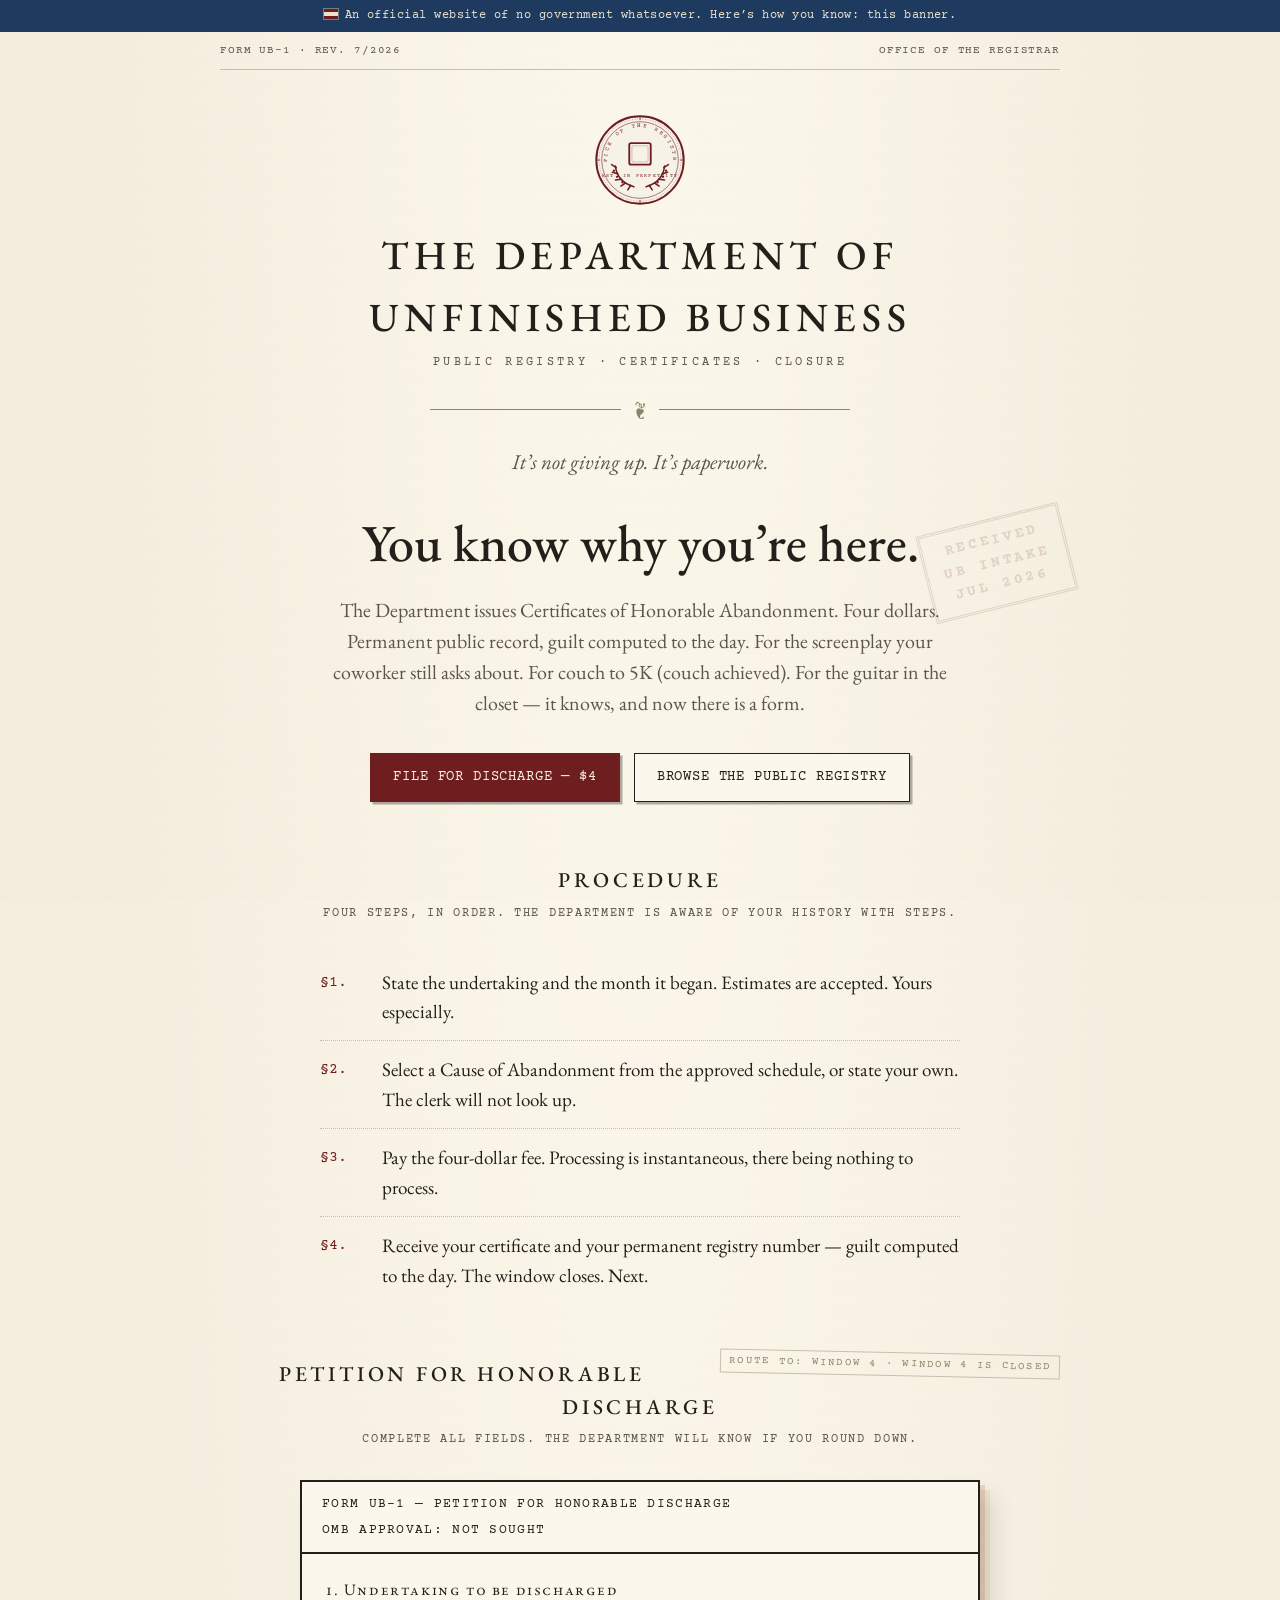
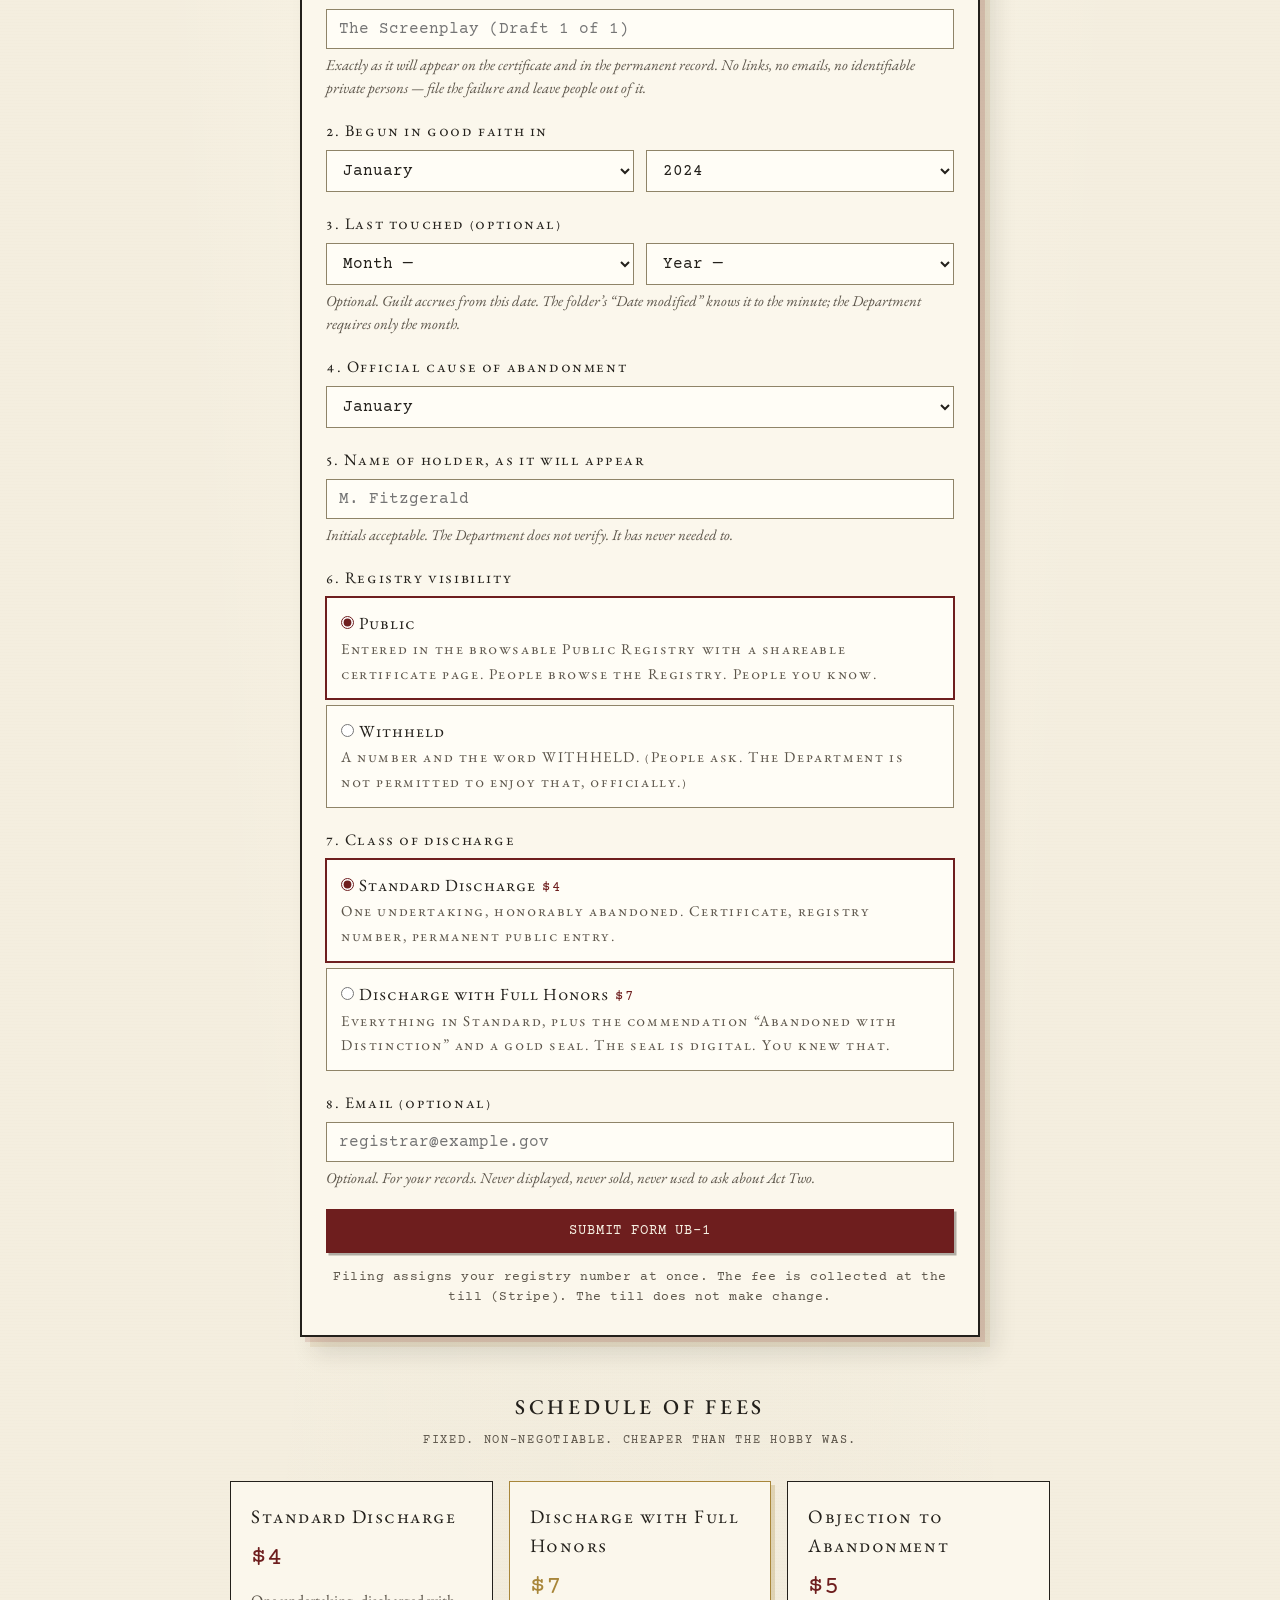
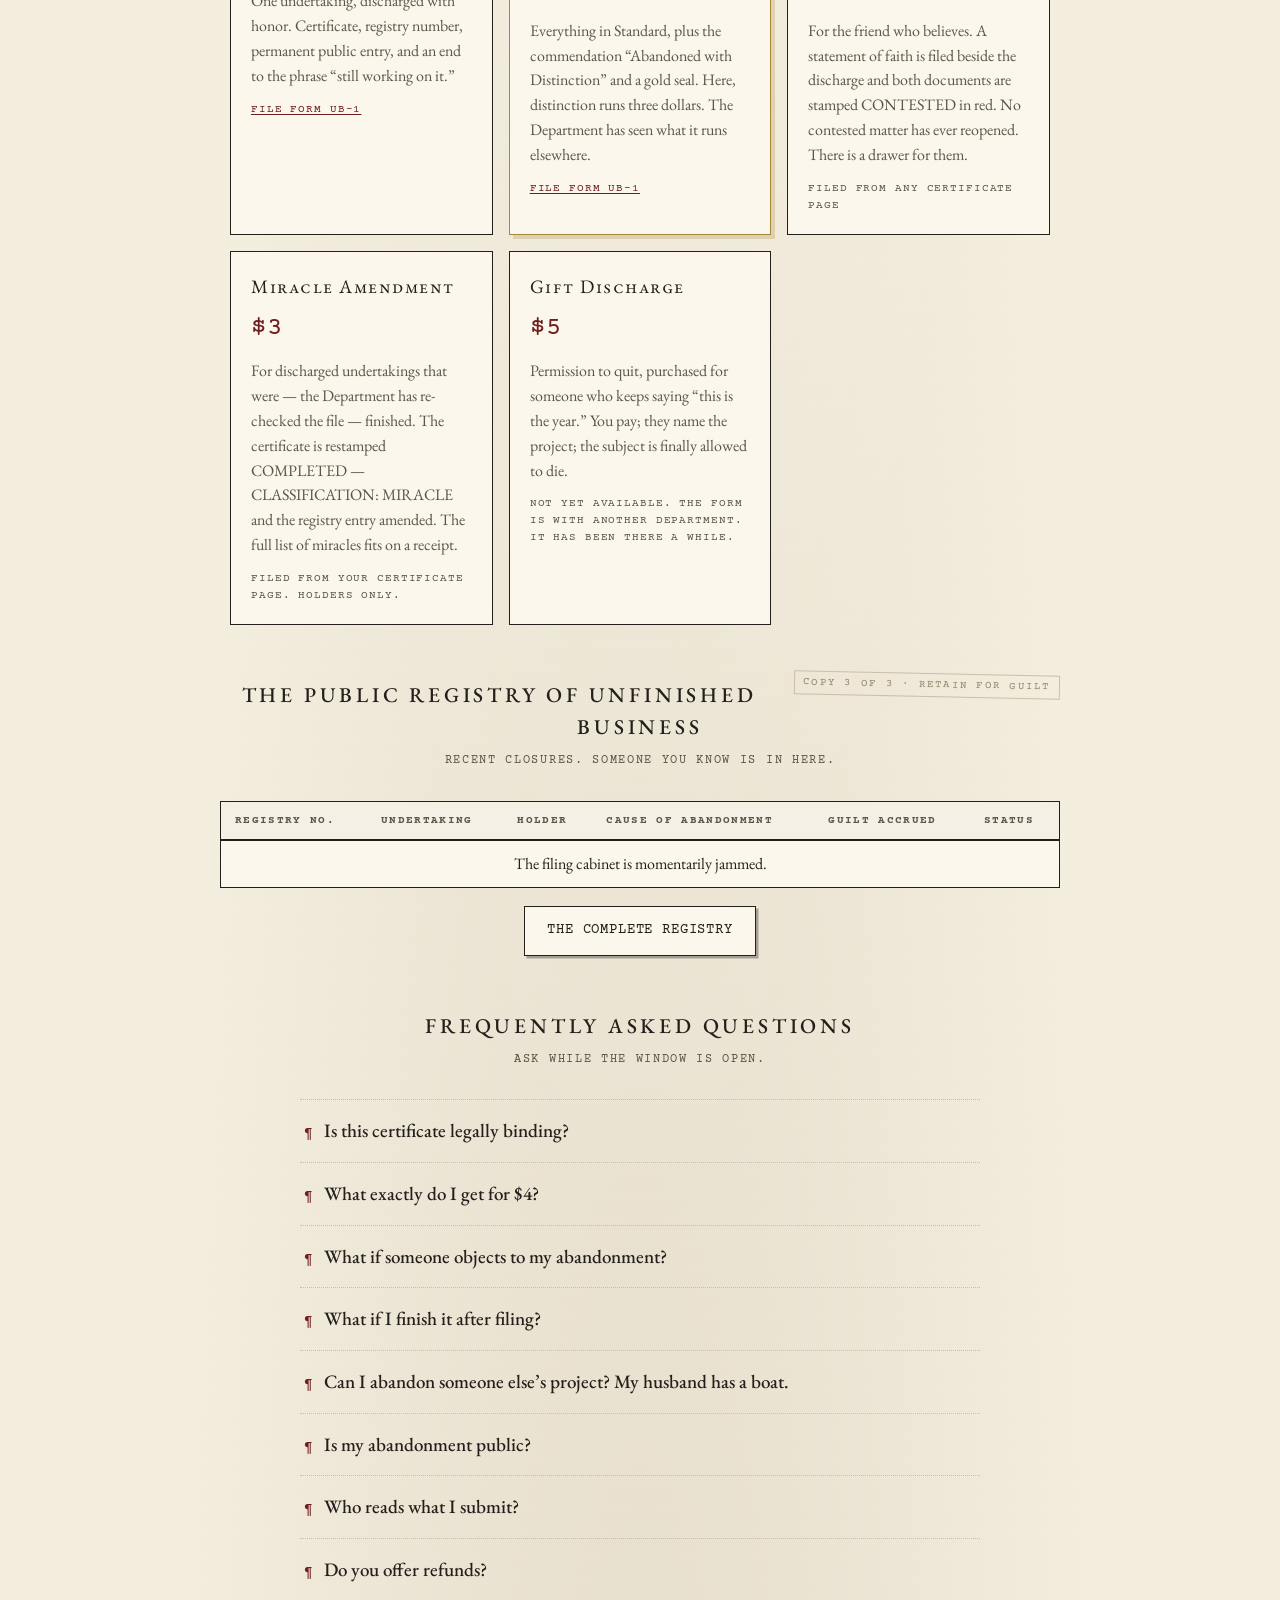
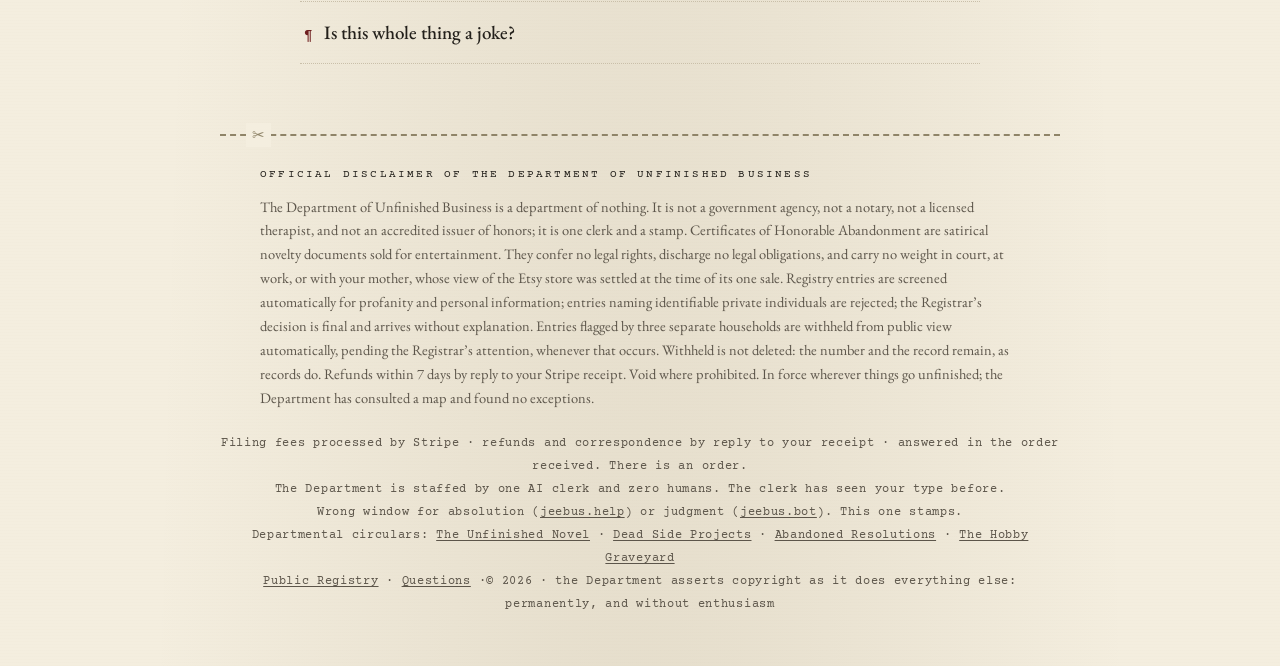
<file: index.html>
<!DOCTYPE html>
<html lang="en">
<head>
<meta charset="utf-8">
<meta name="viewport" content="width=device-width, initial-scale=1">
<title>The Department of Unfinished Business — Certificates of Honorable Abandonment</title>
<meta name="description" content="Certificates of Honorable Abandonment — four dollars, guilt computed to the day, permanent public registry. For the screenplay, the couch-to-5K, the guitar in the closet.">
<meta property="og:title" content="The Department of Unfinished Business">
<meta property="og:description" content="It’s not giving up. It’s paperwork. Certificates of Honorable Abandonment — $4, guilt computed to the day, permanent public registry.">
<meta property="og:type" content="website">
<meta property="og:url" content="https://guilt.tax/">
<meta name="twitter:card" content="summary">
<link rel="canonical" href="https://guilt.tax/">
<link rel="icon" type="image/svg+xml" href="favicon.svg">
<script type="application/ld+json">
{
  "@context": "https://schema.org",
  "@graph": [
    {
      "@type": "Organization",
      "@id": "https://guilt.tax/#org",
      "name": "The Department of Unfinished Business",
      "url": "https://guilt.tax/",
      "logo": "https://guilt.tax/favicon.svg",
      "description": "Satirical novelty-document service issuing Certificates of Honorable Abandonment for projects people quit. Not a government agency; one clerk and a stamp."
    },
    {
      "@type": "WebSite",
      "@id": "https://guilt.tax/#site",
      "name": "The Department of Unfinished Business",
      "url": "https://guilt.tax/",
      "publisher": { "@id": "https://guilt.tax/#org" }
    },
    {
      "@type": "Service",
      "name": "Certificate of Honorable Abandonment",
      "serviceType": "Satirical novelty-document creation and public-registry filing",
      "description": "A permanent numbered entry in the Public Registry of Unfinished Business, Guilt Accrued computed to the day, an official Cause of Abandonment, and a frameable certificate. Satirical novelty document with no legal effect.",
      "provider": { "@id": "https://guilt.tax/#org" },
      "areaServed": "Worldwide",
      "termsOfService": "https://guilt.tax/#faq",
      "offers": [
        { "@type": "Offer", "name": "Standard Discharge", "price": "4.00", "priceCurrency": "USD", "url": "https://guilt.tax/#form-ub1", "availability": "https://schema.org/InStock" },
        { "@type": "Offer", "name": "Discharge with Full Honors", "price": "7.00", "priceCurrency": "USD", "url": "https://guilt.tax/#form-ub1", "availability": "https://schema.org/InStock" },
        { "@type": "Offer", "name": "Objection to Abandonment", "price": "5.00", "priceCurrency": "USD", "url": "https://guilt.tax/registry.html", "availability": "https://schema.org/InStock" },
        { "@type": "Offer", "name": "Miracle Amendment", "price": "3.00", "priceCurrency": "USD", "url": "https://guilt.tax/registry.html", "availability": "https://schema.org/InStock" }
      ]
    },
    {
      "@type": "FAQPage",
      "mainEntity": [
        { "@type": "Question", "name": "Is this certificate legally binding?", "acceptedAnswer": { "@type": "Answer", "text": "No. Neither was your commitment." } },
        { "@type": "Question", "name": "What exactly do I get for $4?", "acceptedAnswer": { "@type": "Answer", "text": "A permanent page at your own registry number, guilt computed to the day, and a certificate fit for printing, framing, or a group chat that has heard enough. No physical goods. The kiln was $1,400. This is $4." } },
        { "@type": "Question", "name": "What if someone objects to my abandonment?", "acceptedAnswer": { "@type": "Answer", "text": "Any believer may pay $5 to file a formal Objection — 'I believe they will finish it' — entered beside your discharge. Both documents are stamped CONTESTED. The Department archives disputes; resolving them is a different window, and it is closed." } },
        { "@type": "Question", "name": "What if I finish it after filing?", "acceptedAnswer": { "@type": "Answer", "text": "Completion of a discharged undertaking is classified as a miracle. The fee is $3; the certificate is restamped COMPLETED — CLASSIFICATION: MIRACLE and the registry entry amended. Projects do get finished once the paperwork stops expecting it." } },
        { "@type": "Question", "name": "Is my abandonment public?", "acceptedAnswer": { "@type": "Answer", "text": "By default, yes: a shareable certificate page and a line in the Registry. You may file WITHHELD instead, in which case the entry shows a number and nothing else." } },
        { "@type": "Question", "name": "Do you offer refunds?", "acceptedAnswer": { "@type": "Answer", "text": "Within 7 days: reply to your Stripe receipt and the money comes back in full, no questions asked. The Department has questions. It files them instead." } },
        { "@type": "Question", "name": "Is this whole thing a joke?", "acceptedAnswer": { "@type": "Answer", "text": "Legally, yes — the disclaimer is thorough on the point. People keep asking anyway, usually while framing the certificate." } }
      ]
    }
  ]
}
</script>
<link rel="preconnect" href="https://fonts.googleapis.com">
<link rel="preconnect" href="https://fonts.gstatic.com" crossorigin>
<link href="https://fonts.googleapis.com/css2?family=EB+Garamond:ital,wght@0,400;0,500;1,400&family=Courier+Prime:wght@400;700&display=swap" rel="stylesheet">
<link rel="stylesheet" href="assets/dub.css">
</head>
<body>
<div class="gov-banner"><span class="flag" aria-hidden="true"></span>An official website of no government whatsoever. Here’s how you know: this banner.</div>

<div class="wrap">
  <div class="formline">
    <span>Form UB-1 · Rev. 7/2026</span>
    <span>Office of the Registrar</span>
  </div>

  <header class="masthead">
    <div class="seal" id="masthead-seal" aria-hidden="true"></div>
    <h1>The Department of<br>Unfinished Business</h1>
    <div class="office">Public Registry · Certificates · Closure</div>
    <div class="rule-orn">❦</div>
    <p class="tagline">It’s not giving up. It’s paperwork.</p>
  </header>

  <section class="hero">
    <div class="ghost-stamp" aria-hidden="true">Received<br>UB Intake<br>Jul 2026</div>
    <h2>You know why you’re here.</h2>
    <p>The Department issues Certificates of Honorable Abandonment. Four dollars. Permanent public record, guilt computed to the day. For the screenplay your coworker still asks about. For couch to 5K (couch achieved). For the guitar in the closet — it knows, and now there is a form.</p>
    <div class="cta-row">
      <a class="btn btn-primary" href="#form-ub1">File for Discharge — $4</a>
      <a class="btn" href="registry.html">Browse the Public Registry</a>
    </div>
  </section>

  <div class="notice" id="payments-notice" hidden>
    <strong>NOTICE:</strong> The till is closed. Filings are accepted regardless and held for 72 hours pending payment of the fee. Your registry number is assigned at intake. The Department has had it ready for some time.
  </div>

  <section id="how">
    <h2 class="sec-head">Procedure</h2>
    <div class="sec-sub">Four steps, in order. The Department is aware of your history with steps.</div>
    <ol class="steps">
      <li>State the undertaking and the month it began. Estimates are accepted. Yours especially.</li>
      <li>Select a Cause of Abandonment from the approved schedule, or state your own. The clerk will not look up.</li>
      <li>Pay the four-dollar fee. Processing is instantaneous, there being nothing to process.</li>
      <li>Receive your certificate and your permanent registry number — guilt computed to the day. The window closes. Next.</li>
    </ol>
  </section>

  <section id="file">
    <div class="margin-note" aria-hidden="true">Route to: Window 4 · Window 4 is closed</div>
    <h2 class="sec-head">Petition for Honorable Discharge</h2>
    <div class="sec-sub">Complete all fields. The Department will know if you round down.</div>

    <form class="formbox" id="form-ub1" novalidate>
      <div class="form-title">
        <span>Form UB-1 — Petition for Honorable Discharge</span>
        <span>OMB Approval: Not Sought</span>
      </div>
      <div class="form-body">
        <div class="form-error" id="form-error" role="alert"></div>

        <div class="field">
          <label for="f-project">1. Undertaking to be discharged</label>
          <input type="text" id="f-project" maxlength="80" placeholder="The Screenplay (Draft 1 of 1)" autocomplete="off">
          <div class="hint">Exactly as it will appear on the certificate and in the permanent record. No links, no emails, no identifiable private persons — file the failure and leave people out of it.</div>
        </div>

        <div class="field">
          <span class="label">2. Begun in good faith in</span>
          <div class="field-row">
            <select id="f-began-m" aria-label="Month begun"></select>
            <select id="f-began-y" aria-label="Year begun"></select>
          </div>
        </div>

        <div class="field">
          <span class="label">3. Last touched (optional)</span>
          <div class="field-row">
            <select id="f-touched-m" aria-label="Month last touched"><option value="">Month —</option></select>
            <select id="f-touched-y" aria-label="Year last touched"><option value="">Year —</option></select>
          </div>
          <div class="hint">Optional. Guilt accrues from this date. The folder’s “Date modified” knows it to the minute; the Department requires only the month.</div>
        </div>

        <div class="field">
          <label for="f-cause">4. Official cause of abandonment</label>
          <select id="f-cause"></select>
          <input type="text" id="f-cause-custom" maxlength="60" placeholder="State the cause in your own words" aria-label="Cause of abandonment, in your own words" style="display:none; margin-top:8px" autocomplete="off">
        </div>

        <div class="field">
          <label for="f-name">5. Name of holder, as it will appear</label>
          <input type="text" id="f-name" maxlength="60" placeholder="M. Fitzgerald" autocomplete="off">
          <div class="hint">Initials acceptable. The Department does not verify. It has never needed to.</div>
        </div>

        <div class="field" role="radiogroup" aria-labelledby="lbl-vis">
          <span class="label" id="lbl-vis">6. Registry visibility</span>
          <label class="radio-card">
            <input type="radio" name="f-vis" value="public" checked>
            <span><span class="rc-title">Public</span><br>
            <span class="rc-desc">Entered in the browsable Public Registry with a shareable certificate page. People browse the Registry. People you know.</span></span>
          </label>
          <label class="radio-card">
            <input type="radio" name="f-vis" value="withheld">
            <span><span class="rc-title">Withheld</span><br>
            <span class="rc-desc">A number and the word WITHHELD. (People ask. The Department is not permitted to enjoy that, officially.)</span></span>
          </label>
        </div>

        <div class="field" role="radiogroup" aria-labelledby="lbl-tier">
          <span class="label" id="lbl-tier">7. Class of discharge</span>
          <label class="radio-card">
            <input type="radio" name="f-tier" value="standard" checked>
            <span><span class="rc-title">Standard Discharge</span><span class="rc-price">$4</span><br>
            <span class="rc-desc">One undertaking, honorably abandoned. Certificate, registry number, permanent public entry.</span></span>
          </label>
          <label class="radio-card">
            <input type="radio" name="f-tier" value="honors">
            <span><span class="rc-title">Discharge with Full Honors</span><span class="rc-price">$7</span><br>
            <span class="rc-desc">Everything in Standard, plus the commendation “Abandoned with Distinction” and a gold seal. The seal is digital. You knew that.</span></span>
          </label>
        </div>

        <div class="field">
          <label for="f-email">8. Email (optional)</label>
          <input type="email" id="f-email" maxlength="254" placeholder="registrar@example.gov" autocomplete="email">
          <div class="hint">Optional. For your records. Never displayed, never sold, never used to ask about Act Two.</div>
        </div>

        <button type="submit" class="btn btn-primary" id="f-submit" style="width:100%">Submit Form UB-1</button>
        <div class="small-print">Filing assigns your registry number at once. The fee is collected at the till (Stripe). The till does not make change.</div>
      </div>
    </form>
  </section>

  <section id="fees">
    <h2 class="sec-head">Schedule of Fees</h2>
    <div class="sec-sub">Fixed. Non-negotiable. Cheaper than the hobby was.</div>
    <div class="tiers">
      <div class="tier">
        <div class="t-name">Standard Discharge</div>
        <div class="t-price">$4</div>
        <div class="t-line">One undertaking, discharged with honor. Certificate, registry number, permanent public entry, and an end to the phrase “still working on it.”</div>
        <div class="t-note"><a href="#form-ub1">File Form UB-1</a></div>
      </div>
      <div class="tier gold">
        <div class="t-name">Discharge with Full Honors</div>
        <div class="t-price">$7</div>
        <div class="t-line">Everything in Standard, plus the commendation “Abandoned with Distinction” and a gold seal. Here, distinction runs three dollars. The Department has seen what it runs elsewhere.</div>
        <div class="t-note"><a href="#form-ub1">File Form UB-1</a></div>
      </div>
      <div class="tier">
        <div class="t-name">Objection to Abandonment</div>
        <div class="t-price">$5</div>
        <div class="t-line">For the friend who believes. A statement of faith is filed beside the discharge and both documents are stamped CONTESTED in red. No contested matter has ever reopened. There is a drawer for them.</div>
        <div class="t-note">Filed from any certificate page</div>
      </div>
      <div class="tier">
        <div class="t-name">Miracle Amendment</div>
        <div class="t-price">$3</div>
        <div class="t-line">For discharged undertakings that were — the Department has re-checked the file — finished. The certificate is restamped COMPLETED — CLASSIFICATION: MIRACLE and the registry entry amended. The full list of miracles fits on a receipt.</div>
        <div class="t-note">Filed from your certificate page. Holders only.</div>
      </div>
      <div class="tier">
        <div class="t-name">Gift Discharge</div>
        <div class="t-price">$5</div>
        <div class="t-line">Permission to quit, purchased for someone who keeps saying “this is the year.” You pay; they name the project; the subject is finally allowed to die.</div>
        <div class="t-note">Not yet available. The form is with another department. It has been there a while.</div>
      </div>
    </div>
  </section>

  <section id="registry-preview">
    <div class="margin-note" aria-hidden="true">Copy 3 of 3 · Retain for guilt</div>
    <h2 class="sec-head">The Public Registry of Unfinished Business</h2>
    <div class="sec-sub" id="reg-stats-line">Recent closures. Someone you know is in here.</div>
    <div class="reg-table-wrap">
      <table class="reg" id="reg-table">
        <thead>
          <tr><th>Registry No.</th><th>Undertaking</th><th>Holder</th><th>Cause of Abandonment</th><th>Guilt Accrued</th><th>Status</th></tr>
        </thead>
        <tbody><tr><td colspan="6" style="text-align:center; font-family:var(--mono); font-size:13px; color:var(--ink-faded)">Consulting the filing cabinet…</td></tr></tbody>
      </table>
    </div>
    <p style="text-align:center; margin-top:18px"><a class="btn" href="registry.html">The complete Registry</a></p>
  </section>

  <section id="faq">
    <h2 class="sec-head">Frequently Asked Questions</h2>
    <div class="sec-sub">Ask while the window is open.</div>
    <div class="faq">
      <details>
        <summary>Is this certificate legally binding?</summary>
        <div class="a">No. Neither was your commitment.</div>
      </details>
      <details>
        <summary>What exactly do I get for $4?</summary>
        <div class="a">A permanent page at your own registry number, guilt computed to the day, and a certificate fit for printing, framing, or a group chat that has heard enough. No physical goods. The kiln was $1,400. This is $4.</div>
      </details>
      <details>
        <summary>What if someone objects to my abandonment?</summary>
        <div class="a">Any believer may pay $5 to file a formal Objection — “I believe they will finish it” — entered beside your discharge. Both documents are stamped CONTESTED. The Department archives disputes; resolving them is a different window, and it is closed.</div>
      </details>
      <details>
        <summary>What if I finish it after filing?</summary>
        <div class="a">Completion of a discharged undertaking is classified as a miracle. The fee is $3; the certificate is restamped COMPLETED — CLASSIFICATION: MIRACLE and the registry entry amended. Projects do get finished once the paperwork stops expecting it. The Department bills for the phenomenon and asks nothing further.</div>
      </details>
      <details>
        <summary>Can I abandon someone else’s project? My husband has a boat.</summary>
        <div class="a">You may discharge only burdens you personally carry, and the boat, madam, is carrying him. For the boat there will be Gift Discharges — you pay, he names the project — currently pending an internal review that is itself unfinished. The Department is aware of the optics.</div>
      </details>
      <details>
        <summary>Is my abandonment public?</summary>
        <div class="a">By default, yes: a shareable certificate page and a line in the Registry. You may file WITHHELD instead, in which case the entry shows a number and nothing else. The speculation this produces is not the Department’s problem.</div>
      </details>
      <details>
        <summary>Who reads what I submit?</summary>
        <div class="a">No one, apart from an automated screening for profanity and personal information — it reads everything and has never once laughed. Entries naming identifiable private individuals are rejected. Any entry can be flagged from its certificate page; three flags from three separate households and it is withheld from public view automatically, pending the Registrar. The Registrar answers correspondence by reply to any Stripe receipt.</div>
      </details>
      <details>
        <summary>Do you offer refunds?</summary>
        <div class="a">Within 7 days: reply to your Stripe receipt and the money comes back in full, no questions asked. The Department has questions. It files them instead.</div>
      </details>
      <details>
        <summary>Is this whole thing a joke?</summary>
        <div class="a">Legally, yes — the disclaimer is thorough on the point. People keep asking anyway, usually while framing the certificate.</div>
      </details>
    </div>
  </section>

  <footer>
    <div class="disclaimer">
      <div class="d-head">Official Disclaimer of the Department of Unfinished Business</div>
      The Department of Unfinished Business is a department of nothing. It is not a government agency, not a notary, not a licensed therapist, and not an accredited issuer of honors; it is one clerk and a stamp. Certificates of Honorable Abandonment are satirical novelty documents sold for entertainment. They confer no legal rights, discharge no legal obligations, and carry no weight in court, at work, or with your mother, whose view of the Etsy store was settled at the time of its one sale. Registry entries are screened automatically for profanity and personal information; entries naming identifiable private individuals are rejected; the Registrar’s decision is final and arrives without explanation. Entries flagged by three separate households are withheld from public view automatically, pending the Registrar’s attention, whenever that occurs. Withheld is not deleted: the number and the record remain, as records do. Refunds within 7 days by reply to your Stripe receipt. Void where prohibited. In force wherever things go unfinished; the Department has consulted a map and found no exceptions.
    </div>
    <div class="foot-meta">
      Filing fees processed by Stripe · refunds and correspondence by reply to your receipt · answered in the order received. There is an order.<br>
      The Department is staffed by one AI clerk and zero humans. The clerk has seen your type before.<br>
      Wrong window for absolution (<a href="https://jeebus.help">jeebus.help</a>) or judgment (<a href="https://jeebus.bot">jeebus.bot</a>). This one stamps.<br>
      Departmental circulars: <a href="circulars/the-unfinished-novel.html">The Unfinished Novel</a> · <a href="circulars/dead-side-projects.html">Dead Side Projects</a> · <a href="circulars/abandoned-resolutions.html">Abandoned Resolutions</a> · <a href="circulars/the-hobby-graveyard.html">The Hobby Graveyard</a><br>
      <a href="registry.html">Public Registry</a> · <a href="#faq">Questions</a> ·© 2026 · the Department asserts copyright as it does everything else: permanently, and without enthusiasm
    </div>
  </footer>
</div>

<script src="assets/dub.js"></script>
<script>
document.getElementById("masthead-seal").innerHTML = sealSVG();

/* form population */
const mSel = document.getElementById("f-began-m");
const ySel = document.getElementById("f-began-y");
const tmSel = document.getElementById("f-touched-m");
const tySel = document.getElementById("f-touched-y");
const NOW_Y = 2026;
MONTHS.forEach((m, i) => mSel.add(new Option(m, String(i + 1))));
for (let y = NOW_Y; y >= 1940; y--) ySel.add(new Option(String(y), String(y)));
MONTHS.forEach((m, i) => tmSel.add(new Option(m, String(i + 1))));
for (let y = NOW_Y; y >= 1940; y--) tySel.add(new Option(String(y), String(y)));
mSel.value = "1"; ySel.value = String(NOW_Y - 2);

const causeSel = document.getElementById("f-cause");
CAUSES.forEach((c) => causeSel.add(new Option(c, c)));
causeSel.add(new Option("State your own…", "__custom"));
const causeCustom = document.getElementById("f-cause-custom");
causeSel.addEventListener("change", () => {
  causeCustom.style.display = causeSel.value === "__custom" ? "block" : "none";
});

/* payments notice */
(async () => {
  try {
    const rows = await dubRest("registry_public_config?select=key,value&key=eq.payments_open");
    const open = rows.length && rows[0].value === "true";
    document.getElementById("payments-notice").hidden = open;
  } catch { /* leave hidden */ }
})();

/* registry preview */
(async () => {
  const tbody = document.querySelector("#reg-table tbody");
  try {
    const rows = await dubRest("registry_live?select=claim_key,project,claimant,stamp,status,meta,created_at&order=created_at.desc&limit=8");
    if (!rows.length) {
      tbody.innerHTML = `<tr><td colspan="6" style="text-align:center">The Registry awaits its first matter.</td></tr>`;
      return;
    }
    tbody.innerHTML = rows.map((r) => {
      const s = stampInfo(r);
      const withheld = r.project === "WITHHELD";
      return `<tr>
        <td class="no"><a href="${certPath(r.claim_key)}">${esc(r.claim_key)}</a></td>
        <td>${withheld ? '<span class="withheld">WITHHELD</span>' : esc(r.project)}</td>
        <td>${withheld ? '<span class="withheld">—</span>' : esc(r.claimant)}</td>
        <td>${withheld ? '<span class="withheld">—</span>' : esc(r.meta.cause || "—")}</td>
        <td class="guilt">${withheld ? "—" : fmtInt(r.meta.guilt_days) + " days"}</td>
        <td><span class="badge ${s.cls}">${s.label}</span>${r.meta.honors ? ' <span class="badge honors">HONORS</span>' : ""}</td>
      </tr>`;
    }).join("");
  } catch {
    tbody.innerHTML = `<tr><td colspan="6" style="text-align:center">The filing cabinet is momentarily jammed.</td></tr>`;
  }
})();

/* submission */
const form = document.getElementById("form-ub1");
const errBox = document.getElementById("form-error");
form.addEventListener("submit", async (e) => {
  e.preventDefault();
  errBox.classList.remove("show");
  const btn = document.getElementById("f-submit");

  const cause = causeSel.value === "__custom" ? causeCustom.value.trim() : causeSel.value;
  const body = {
    project: document.getElementById("f-project").value.trim(),
    name: document.getElementById("f-name").value.trim(),
    began: `${ySel.value}-${String(mSel.value).padStart(2, "0")}`,
    cause,
    visibility: document.querySelector('input[name="f-vis"]:checked').value,
    honors: document.querySelector('input[name="f-tier"]:checked').value === "honors",
  };
  if (tmSel.value && tySel.value) {
    body.last_touched = `${tySel.value}-${String(tmSel.value).padStart(2, "0")}`;
  } else if (tmSel.value || tySel.value) {
    errBox.textContent = "Field 3 takes a month and a year, or neither. Half a date is how we got here.";
    errBox.classList.add("show");
    return;
  }
  const email = document.getElementById("f-email").value.trim();
  if (email) body.email = email;

  if (!body.project || body.project.length < 3) {
    errBox.textContent = "Field 1 rejected: the undertaking needs a name of 3–80 characters — no links, no emails, no phone numbers. The Registry does not link out.";
    errBox.classList.add("show");
    return;
  }
  if (!body.name) {
    errBox.textContent = "Field 5: a holder is required. Initials will do. They usually do.";
    errBox.classList.add("show");
    return;
  }
  if (!cause) {
    errBox.textContent = "Field 4: a cause is required. Choose from the schedule or state your own; the Department suspects it is already on the list.";
    errBox.classList.add("show");
    return;
  }

  btn.disabled = true;
  btn.textContent = "Filing…";
  let filed = false;
  try {
    const res = await dubFn("registry-file", body);
    if (!res.ok || !res.data || !res.data.ok) {
      errBox.textContent = (res.data && res.data.error) || "The filing cabinet has jammed. It does this when it recognizes someone. Try again.";
      errBox.classList.add("show");
      return;
    }
    const c = res.data.claim;
    filed = true;
    dubSaveFiling({
      registry_no: c.registry_no, token: c.token, pay_url: c.pay_url,
      payments_open: c.payments_open, price_cents: c.price_cents,
    });
    window.location.href = `${certPath(c.registry_no)}&t=${encodeURIComponent(c.token)}&new=1`;
  } catch {
    errBox.textContent = "The Department could not be reached. Consider how that feels.";
    errBox.classList.add("show");
  } finally {
    // stay disabled on success so a second tap cannot file a duplicate while navigating
    if (!filed) {
      btn.disabled = false;
      btn.textContent = "Submit Form UB-1";
    }
  }
});
</script>
</body>
</html>
</file>
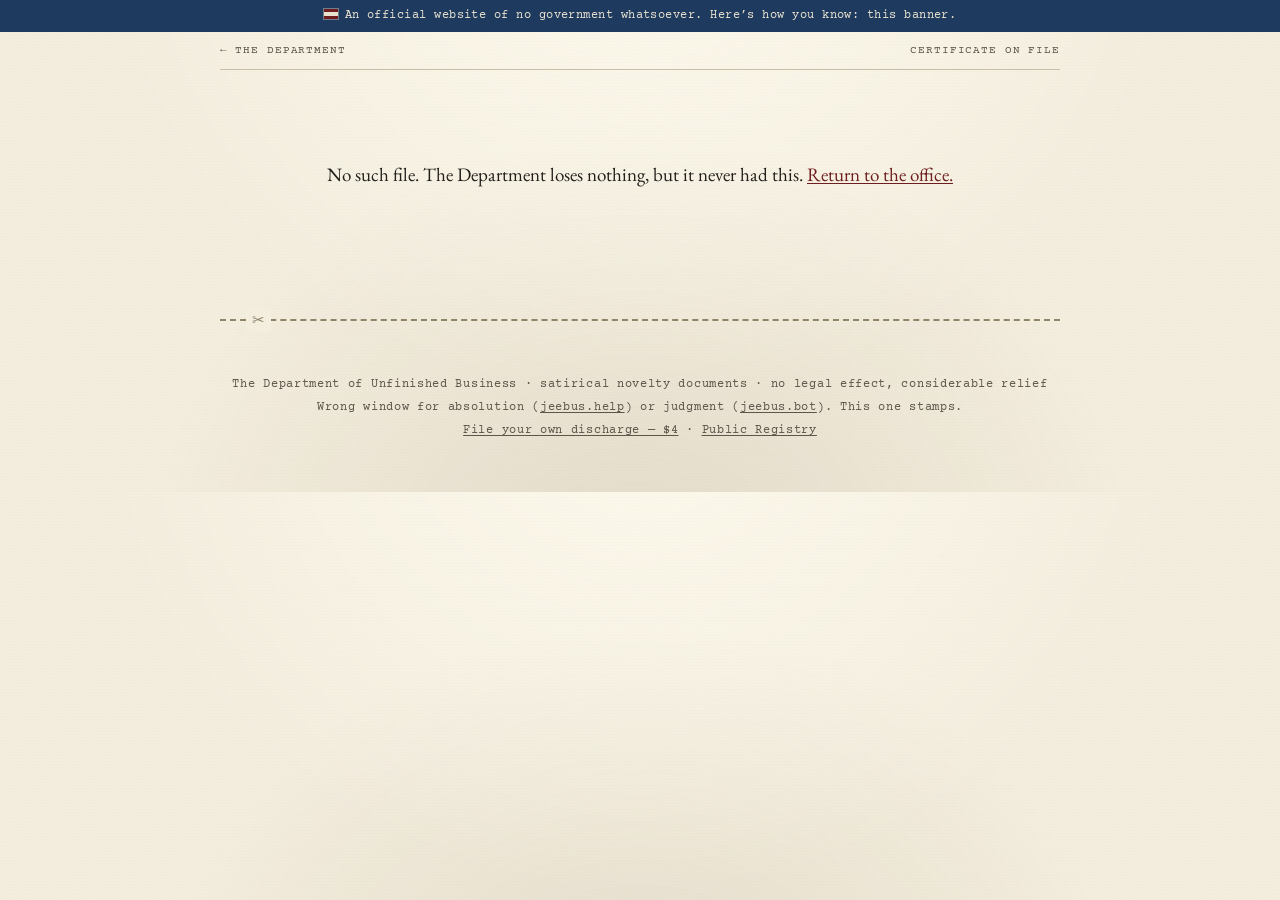
<file: cert.html>
<!DOCTYPE html>
<html lang="en">
<head>
<meta charset="utf-8">
<meta name="viewport" content="width=device-width, initial-scale=1">
<title>Certificate of Honorable Abandonment — The Department of Unfinished Business</title>
<meta name="description" content="A matter of public record at the Department of Unfinished Business.">
<meta property="og:title" content="Certificate of Honorable Abandonment">
<meta property="og:description" content="A matter of public record at the Department of Unfinished Business. It’s not giving up. It’s paperwork.">
<meta name="twitter:card" content="summary">
<link rel="icon" type="image/svg+xml" href="favicon.svg">
<link rel="preconnect" href="https://fonts.googleapis.com">
<link rel="preconnect" href="https://fonts.gstatic.com" crossorigin>
<link href="https://fonts.googleapis.com/css2?family=EB+Garamond:ital,wght@0,400;0,500;1,400&family=Courier+Prime:wght@400;700&display=swap" rel="stylesheet">
<link rel="stylesheet" href="assets/dub.css">
</head>
<body class="printing-cert">
<div class="gov-banner"><span class="flag" aria-hidden="true"></span>An official website of no government whatsoever. Here’s how you know: this banner.</div>

<div class="wrap">
  <div class="formline">
    <span><a href="./" style="text-decoration:none; color:inherit">← The Department</a></span>
    <span>Certificate on File</span>
  </div>

  <div class="cert-stage">
    <div id="cert-root">
      <p style="text-align:center; font-family:var(--mono); font-size:13px; color:var(--ink-faded); padding:60px 0">
        Retrieving the file…
      </p>
    </div>
  </div>

  <div id="pay-root"></div>
  <div id="objections-root"></div>
  <div id="actions-root"></div>

  <footer>
    <div class="foot-meta">
      The Department of Unfinished Business · satirical novelty documents · no legal effect, considerable relief<br>
      Wrong window for absolution (<a href="https://jeebus.help">jeebus.help</a>) or judgment (<a href="https://jeebus.bot">jeebus.bot</a>). This one stamps.<br>
      <a href="./#form-ub1">File your own discharge — $4</a> · <a href="registry.html">Public Registry</a>
    </div>
  </footer>
</div>

<!-- Objection modal -->
<div class="modal-back" id="obj-modal">
  <div class="modal" role="dialog" aria-modal="true" aria-labelledby="obj-title">
    <h3 id="obj-title">Formal Objection to Abandonment</h3>
    <div class="m-sub">$5 filing fee. Both documents are stamped CONTESTED, permanently. No objection has ever finished a project. Several have ended friendships.</div>
    <div class="form-error" id="obj-error" role="alert"></div>
    <div class="field">
      <label for="obj-name">Name of believer</label>
      <input type="text" id="obj-name" maxlength="60" placeholder="A. Believer">
    </div>
    <div class="field">
      <label for="obj-statement">Statement of faith</label>
      <input type="text" id="obj-statement" maxlength="180" value="I believe they will finish it.">
    </div>
    <div class="cta-row" style="margin:10px 0 0">
      <button class="btn btn-primary" id="obj-submit">File Objection — $5</button>
      <button class="btn" id="obj-cancel">Withdraw</button>
    </div>
  </div>
</div>

<script src="assets/dub.js"></script>
<script>
const PATH_NO = decodeURIComponent((location.pathname.match(/\/cert\/([^/]+)/) || [])[1] || "")
  || new URLSearchParams(location.search).get("no") || "";
const PARAMS = new URLSearchParams(location.search);
const REG_NO = PATH_NO.trim().toUpperCase();

// Canonical: each certificate is its own document of record.
if (/^UB-\d{4}-\d{6}$/.test(REG_NO)) {
  const canon = document.createElement("link");
  canon.rel = "canonical";
  canon.href = `https://guilt.tax/cert.html?no=${encodeURIComponent(REG_NO)}`;
  document.head.appendChild(canon);
}

let CERT = null;        // full record
let TOKEN = null;       // proof of ownership, if this visitor filed it
let PAY_LINKS = {};     // public config

function statusLine(c) {
  if (c.status === "pending") return "PENDING — FEE DUE";
  if (c.stamp === "miracle") return "COMPLETED — CLASSIFICATION: MIRACLE";
  if (c.stamp === "contested") return "CONTESTED";
  return "DISCHARGED";
}

function renderCert(c) {
  const withheld = c.project === "WITHHELD";
  const honors = !!(c.meta && c.meta.honors);
  const stamps = [];
  if (c.status === "pending") stamps.push('<div class="stamp awaiting">Awaiting Fee</div>');
  if (c.stamp === "contested") stamps.push('<div class="stamp contested">Contested</div>');
  if (c.stamp === "miracle") stamps.push('<div class="stamp miracle">Completed — Classification: Miracle</div>');

  const recital = withheld
    ? `the particulars of which rest under seal at the holder’s request, pursued to the precise extent that time, attention, and enthusiasm permitted — no farther, none being required — is hereby declared`
    : `begun in good faith in ${esc(fmtMonth(c.meta.began))} by the holder named below, and pursued to the precise extent that time, attention, and enthusiasm permitted — no farther, none being required — is hereby declared`;

  document.getElementById("cert-root").innerHTML = `
  <div class="certificate ${honors ? "honors" : ""}">
    <div class="corner tl">${cornerSVG()}</div><div class="corner tr">${cornerSVG()}</div>
    <div class="corner br">${cornerSVG()}</div><div class="corner bl">${cornerSVG()}</div>

    <div class="c-dept">The Department of Unfinished Business</div>
    <div class="c-title">Certificate of Honorable Abandonment</div>
    <div class="c-regno">Registry No. ${esc(c.registry_no)}</div>

    <div class="c-knowall">Be it known to all persons that the undertaking known as</div>
    <div class="c-project">${withheld ? '<span class="withheld">[ WITHHELD ]</span>' : esc(c.project)}</div>
    <div class="c-recital">${recital}</div>
    <div class="c-declared">Honorably Abandoned</div>
    <div class="c-effective">effective ${esc(fmtEffective(c.created_at))}</div>

    <div class="c-stats">
      ${stamps.join("")}
      <div><span class="k">DURATION OF SERVICE:</span> ${withheld ? "WITHHELD" : esc(c.meta.duration_text || "—")}</div>
      <div><span class="k">GUILT ACCRUED:</span> ${withheld ? "WITHHELD" : fmtInt(c.meta.guilt_days) + " days"}</div>
      <div><span class="k">OFFICIAL CAUSE OF ABANDONMENT:</span> ${withheld ? "WITHHELD" : esc(c.meta.cause || "—")}</div>
      <div><span class="k">STATUS:</span> ${statusLine(c)}${honors ? " · WITH FULL HONORS" : ""}</div>
      <div><span class="k">FINAL DISPOSITION:</span> Released from all further expectation</div>
    </div>

    <div class="c-conditions">
      <div class="ch">Conditions of Release</div>
      <p><b>Article I.</b> The holder shall not say, aloud or otherwise, “I should really get back to that.”</p>
      <p><b>Article II.</b> The holder shall not open the folder to look. The folder is as it was left. Folders are.</p>
      <p><b>Article III.</b> The holder is at liberty to begin anew. The Department records, for the file only, that this is how the present file began.</p>
    </div>

    <div class="c-closing">
      The above-named undertaking is discharged from the conscience of 
      <b style="font-style:normal">${withheld ? "the holder of record" : esc(c.name)}</b>
       ${honors ? "with full honors" : "with honor"}. The matter is closed, the drawer is shut, and this entry stands in the Public Registry of Unfinished Business, complete at last in the one particular required of it.
    </div>

    <div class="c-sig-row">
      <div class="c-seal">${sealSVG({ gold: honors })}</div>
      <div class="c-sig">
        <div class="sig-script">The Registrar</div>
        <div class="sig-line">Registrar of Unfinished Business</div>
        <div class="sig-note">(absent at the events described, and content to remain so)</div>
      </div>
    </div>

    <div class="c-fine">Void of legal effect; conclusive in all other respects.</div>
  </div>`;

  document.title = withheld
    ? `${c.registry_no} — Certificate of Honorable Abandonment`
    : `${c.project} — Honorably Abandoned — ${c.registry_no}`;
}

function renderPayBanner(c) {
  const root = document.getElementById("pay-root");
  if (c.status !== "pending" || !TOKEN) { root.innerHTML = ""; return; }
  const stored = dubFilings()[c.registry_no] || {};
  let payUrl = stored.pay_url;
  if (!payUrl && PAY_LINKS.payments_open === "true" && c.id) {
    const base = c.meta && c.meta.honors ? PAY_LINKS.pay_link_honors : PAY_LINKS.pay_link_standard;
    if (base) payUrl = `${base}?client_reference_id=${c.id}`;
  }
  const price = ((c.price_cents ?? 400) / 100).toFixed(0);
  if (payUrl) {
    root.innerHTML = `<div class="pay-banner">
      <div class="pb-head">The filing fee is due</div>
      <p>Your registry number is assigned and held for 72 hours; pay the fee at the till and the discharge is official — stamped, entered, and beyond appeal. Until then the certificate bears AWAITING FEE, a stamp people frame anyway.</p>
      <a class="btn btn-primary" href="${esc(payUrl)}">Pay the Filing Fee — $${price}</a>
    </div>`;
  } else {
    root.innerHTML = `<div class="pay-banner">
      <div class="pb-head">Filed and held</div>
      <p>The till is closed at present. Your filing and registry number are held for 72 hours — bookmark this page and return to pay the fee. The Department will not remind you. It has seen your reminders.</p>
    </div>`;
  }
}

async function renderObjections(c) {
  const root = document.getElementById("objections-root");
  try {
    const rows = await dubRest(`registry_amendments_live?select=type,objector_name,statement,created_at&claim_key=eq.${encodeURIComponent(c.registry_no)}&order=created_at.asc`);
    const objs = rows.filter((r) => r.type === "objection");
    if (!objs.length) { root.innerHTML = ""; return; }
    root.innerHTML = `<div class="objections">
      <div class="o-head">Objections on file — matter contested</div>
      ${objs.map((o) => `<div class="o-item">“${esc(o.statement)}”<br><span class="o-by">— ${esc(o.objector_name)}, filed ${new Date(o.created_at).toLocaleDateString("en-US", { month: "long", day: "numeric", year: "numeric" })}</span></div>`).join("")}
    </div>`;
  } catch { root.innerHTML = ""; }
}

function renderActions(c) {
  const isHolder = !!TOKEN;
  const canMiracle = isHolder && c.stamp !== "miracle" && c.status !== "pending";
  const canObject = c.status !== "pending" && c.stamp !== "miracle";
  const badgeUrl = `https://opdiwufyuxogwkjhhkig.supabase.co/functions/v1/registry-badge?no=${encodeURIComponent(c.registry_no)}`;
  const badgeMd = `[![Honorably Abandoned](${badgeUrl})](https://guilt.tax/cert.html?no=${encodeURIComponent(c.registry_no)})`;
  document.getElementById("actions-root").innerHTML = `<div class="cert-actions">
    <button class="btn" id="act-print">Print / Save PDF</button>
    <button class="btn" id="act-share">Copy Link</button>
    ${canObject ? '<button class="btn" id="act-object">File an Objection — $5</button>' : ""}
    ${canMiracle ? '<button class="btn" id="act-miracle">Report a Miracle — $3</button>' : ""}
    <button class="btn" id="act-report" title="Flag this entry for the Registrar">⚑ Flag</button>
  </div>
  <div class="small-print">Objections may be filed by any believer. Miracles, only by the holder.</div>
  ${c.status !== "pending" ? `
  <div class="badge-kit">
    <div class="bk-head">Badge for the README</div>
    <div class="bk-sub">For repositories that deserve a dignified end.</div>
    <img src="${badgeUrl}" alt="Honorably Abandoned — ${esc(c.registry_no)}" height="20">
    <div class="bk-row">
      <input readonly id="bk-md" value="${esc(badgeMd)}" aria-label="Badge markdown">
      <button class="btn" id="bk-copy">Copy Markdown</button>
    </div>
  </div>` : ""}`;

  document.getElementById("act-print").addEventListener("click", () => window.print());
  document.getElementById("act-share").addEventListener("click", async () => {
    const url = new URL(certPath(c.registry_no), location.href).toString();
    try {
      await navigator.clipboard.writeText(url);
      toast("Link copied. Serve cold.");
    } catch { toast(url); }
  });

  const objBtn = document.getElementById("act-object");
  if (objBtn) objBtn.addEventListener("click", () => openObjModal());

  const mirBtn = document.getElementById("act-miracle");
  if (mirBtn) mirBtn.addEventListener("click", async () => {
    if (!confirm("You are reporting that this project was, against every precedent, finished. The Department will require $3 and your word. Proceed?")) return;
    mirBtn.disabled = true;
    const res = await dubFn("registry-amend", { registry_no: c.registry_no, type: "miracle", token: TOKEN });
    if (!res.ok || !res.data.ok) {
      mirBtn.disabled = false;
      toast((res.data && res.data.error) || "The filing cabinet jammed.");
      return;
    }
    const a = res.data.amendment;
    dubSavePendingAmendment({ token: a.token, registry_no: c.registry_no });
    if (a.pay_url) { window.location.href = a.pay_url; return; }
    mirBtn.disabled = false;
    toast("Miracle noted and held. The till opens shortly; return to this page to pay the $3 fee.", 6000);
  });

  document.getElementById("act-report").addEventListener("click", async () => {
    const reason = prompt("Flag this entry for the Registrar’s review. Reason (optional):");
    if (reason === null) return;
    const res = await dubFn("registry-report", { registry_no: c.registry_no, reason });
    toast((res.data && res.data.message) || "Received.");
  });

  const bkCopy = document.getElementById("bk-copy");
  if (bkCopy) bkCopy.addEventListener("click", async () => {
    const md = document.getElementById("bk-md");
    md.select();
    try {
      await navigator.clipboard.writeText(md.value);
      toast("Markdown copied. The repository may now rest.");
    } catch { toast("Select and copy manually. The Department has done what it can."); }
  });
}

/* modal focus management */
let objLastFocus = null;
const objModal = document.getElementById("obj-modal");
function openObjModal() {
  objLastFocus = document.activeElement;
  objModal.classList.add("show");
  document.body.style.overflow = "hidden";
  document.querySelector(".wrap").setAttribute("inert", "");
  document.getElementById("obj-name").focus();
}
function closeObjModal() {
  objModal.classList.remove("show");
  document.body.style.overflow = "";
  document.querySelector(".wrap").removeAttribute("inert");
  if (objLastFocus && objLastFocus.isConnected) objLastFocus.focus();
}
document.addEventListener("keydown", (e) => {
  if (e.key === "Escape" && objModal.classList.contains("show")) closeObjModal();
});
objModal.addEventListener("click", (e) => {
  if (e.target === objModal) closeObjModal();
});

/* objection modal wiring */
document.getElementById("obj-cancel").addEventListener("click", () => closeObjModal());
document.getElementById("obj-submit").addEventListener("click", async () => {
  const err = document.getElementById("obj-error");
  const btn = document.getElementById("obj-submit");
  err.classList.remove("show");
  const name = document.getElementById("obj-name").value.trim();
  const statement = document.getElementById("obj-statement").value.trim();
  if (!name) { err.textContent = "An objection requires a believer’s name. Anonymous faith is filed under Doubt."; err.classList.add("show"); return; }
  btn.disabled = true;
  btn.textContent = "Filing…";
  const res = await dubFn("registry-amend", { registry_no: REG_NO, type: "objection", name, statement });
  if (!res.ok || !res.data.ok) {
    btn.disabled = false;
    btn.textContent = "File Objection — $5";
    err.textContent = (res.data && res.data.error) || "The filing cabinet jammed.";
    err.classList.add("show");
    return;
  }
  const a = res.data.amendment;
  dubSavePendingAmendment({ token: a.token, registry_no: REG_NO });
  closeObjModal();
  if (a.pay_url) { window.location.href = a.pay_url; return; }
  btn.disabled = false;
  btn.textContent = "File Objection — $5";
  toast("Objection noted and held. The till opens shortly; the stamp is applied when the fee clears.", 6000);
});

/* load */
(async () => {
  if (!/^UB-\d{4}-\d{6}$/.test(REG_NO)) {
    document.getElementById("cert-root").innerHTML =
      `<p style="text-align:center; padding:60px 0">No such file. The Department loses nothing, but it never had this. <a href="./">Return to the office.</a></p>`;
    return;
  }

  TOKEN = PARAMS.get("t") || (dubFilings()[REG_NO] || {}).token || null;

  try {
    const cfgRows = await dubRest("registry_public_config?select=key,value");
    PAY_LINKS = Object.fromEntries(cfgRows.map((r) => [r.key, r.value]));
  } catch { PAY_LINKS = {}; }

  let c = null;
  if (TOKEN) {
    const res = await dubFn("registry-confirm", { token: TOKEN, action: "lookup" });
    if (res.ok && res.data.ok && res.data.kind === "claim" && res.data.claim.registry_no === REG_NO) {
      c = res.data.claim;
    } else {
      TOKEN = null; // stale or foreign token; fall back to public record
    }
  }
  if (!c) {
    try {
      const rows = await dubRest(`registry_live?select=claim_key,cert_serial,project,claimant,stamp,status,visibility,meta,created_at&claim_key=eq.${encodeURIComponent(REG_NO)}`);
      if (rows.length) {
        const r = rows[0];
        c = { registry_no: r.claim_key, cert_serial: r.cert_serial, project: r.project, name: r.claimant,
              status: r.status, visibility: r.visibility, stamp: r.stamp, meta: r.meta, created_at: r.created_at };
      }
    } catch { /* handled below */ }
  }
  if (!c) {
    document.getElementById("cert-root").innerHTML =
      `<p style="text-align:center; padding:60px 0">No file under ${esc(REG_NO)}. Awaiting its fee, withheld, or imaginary — from this side of the counter, identical. <a href="./">Return to the office.</a></p>`;
    return;
  }

  CERT = c;
  if (PARAMS.get("minted") === "1") toast("The matter is closed. Kindly clear the window for the next petitioner.", 5200);
  renderCert(c);
  renderPayBanner(c);
  renderObjections(c);
  renderActions(c);
})();
</script>
</body>
</html>
</file>
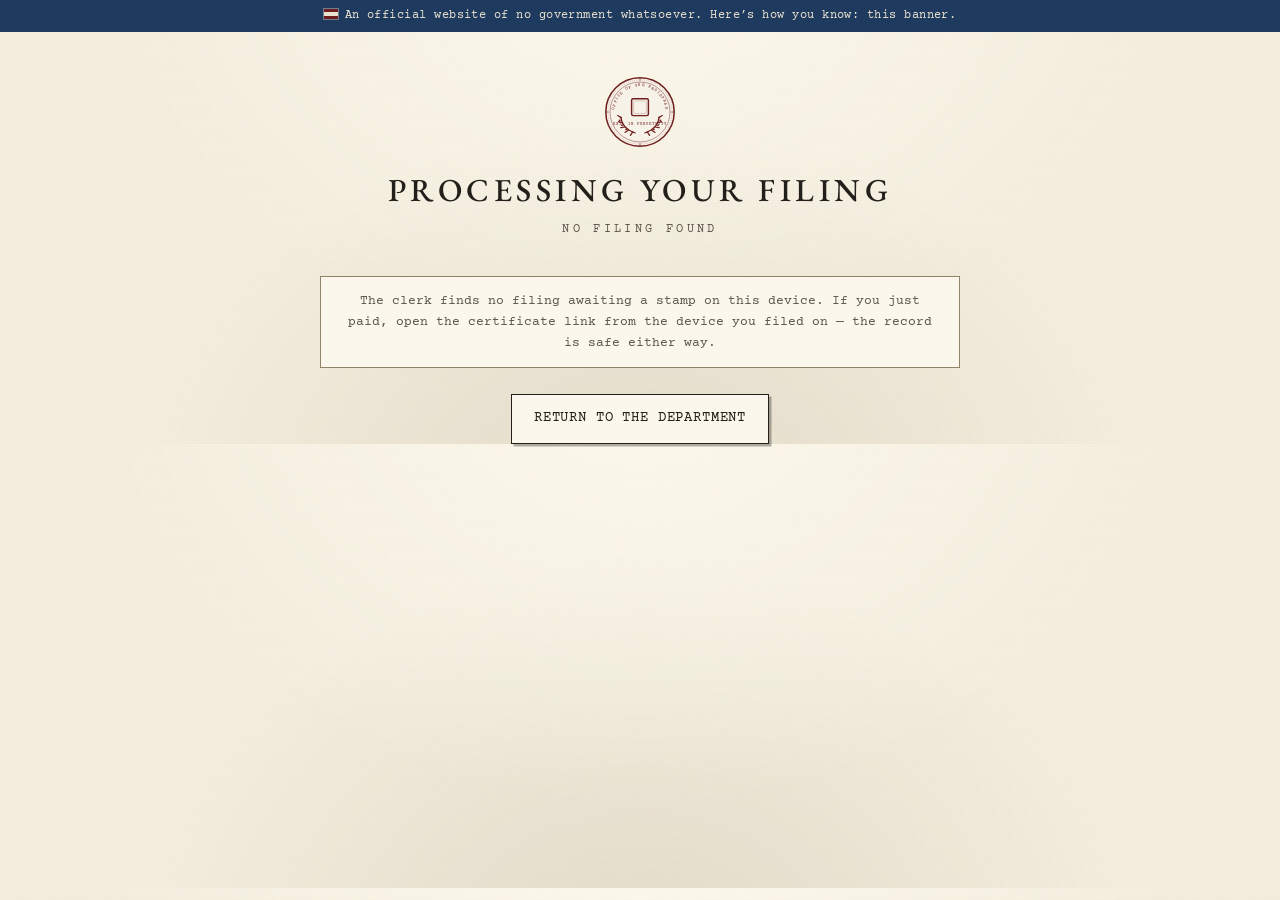
<file: claimed.html>
<!DOCTYPE html>
<html lang="en">
<head>
<meta charset="utf-8">
<meta name="viewport" content="width=device-width, initial-scale=1">
<title>Processing — The Department of Unfinished Business</title>
<meta name="robots" content="noindex">
<link rel="icon" type="image/svg+xml" href="favicon.svg">
<link rel="preconnect" href="https://fonts.googleapis.com">
<link rel="preconnect" href="https://fonts.gstatic.com" crossorigin>
<link href="https://fonts.googleapis.com/css2?family=EB+Garamond:ital,wght@0,400;0,500;1,400&family=Courier+Prime:wght@400;700&display=swap" rel="stylesheet">
<link rel="stylesheet" href="assets/dub.css">
</head>
<body>
<div class="gov-banner"><span class="flag" aria-hidden="true"></span>An official website of no government whatsoever. Here’s how you know: this banner.</div>
<div class="wrap">
  <header class="masthead">
    <div class="seal" id="masthead-seal" style="width:72px; height:72px" aria-hidden="true"></div>
    <h1 style="font-size:clamp(22px,4.4vw,32px)">Processing Your Filing</h1>
    <div class="office" id="status-line" aria-live="polite">Stamping…</div>
  </header>
  <div class="notice" id="msg" style="text-align:center" role="status" aria-live="polite">
    The clerk is applying the stamp. This is the fastest anything has ever moved in this building.
  </div>
  <p style="text-align:center; margin-top:26px"><a class="btn" href="./" id="home-link" hidden>Return to the Department</a></p>
</div>

<script src="assets/dub.js"></script>
<script>
document.getElementById("masthead-seal").innerHTML = sealSVG();

(async () => {
  const msg = document.getElementById("msg");
  const statusLine = document.getElementById("status-line");
  const pending = dubLastPending();

  if (!pending || !pending.token) {
    statusLine.textContent = "No filing found";
    msg.textContent = "The clerk finds no filing awaiting a stamp on this device. If you just paid, open the certificate link from the device you filed on — the record is safe either way.";
    document.getElementById("home-link").hidden = false;
    return;
  }

  try {
    const res = await dubFn("registry-confirm", { token: pending.token, action: "confirm" });
    if (res.ok && res.data.ok) {
      const no = res.data.kind === "claim" ? res.data.claim.registry_no : res.data.amendment.registry_no;
      if (no) {
        window.location.replace(`${certPath(no)}&minted=1`);
        return;
      }
    }
    statusLine.textContent = "Filed, pending review";
    msg.textContent = "Payment noted. The stamp is applied within a minute or two — your certificate page will reflect it. Thank you for your patience, which the Department does not deserve.";
  } catch {
    statusLine.textContent = "Momentary jam";
    msg.textContent = "The filing cabinet jammed at the worst moment. Your payment and filing are safe; open your certificate page in a minute.";
  }
  document.getElementById("home-link").hidden = false;
})();
</script>
</body>
</html>
</file>
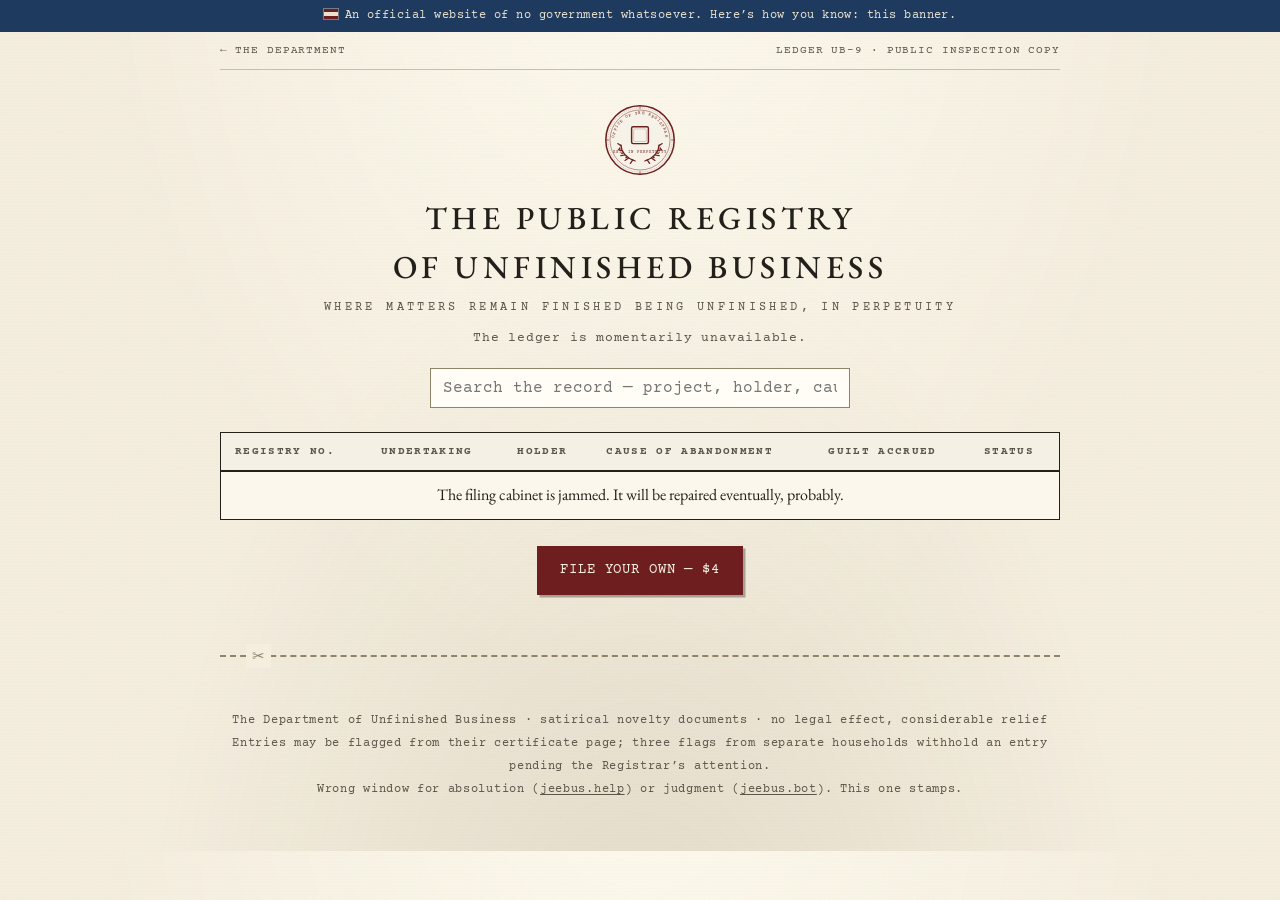
<file: registry.html>
<!DOCTYPE html>
<html lang="en">
<head>
<meta charset="utf-8">
<meta name="viewport" content="width=device-width, initial-scale=1">
<title>The Public Registry of Unfinished Business</title>
<meta name="description" content="The permanent public record of honorably abandoned novels, apps, marathons, and sourdough starters.">
<meta property="og:title" content="The Public Registry of Unfinished Business">
<meta property="og:description" content="A permanent public record of everything everyone stopped doing, filed with full honors.">
<meta name="twitter:card" content="summary">
<meta property="og:url" content="https://guilt.tax/registry.html">
<link rel="canonical" href="https://guilt.tax/registry.html">
<link rel="icon" type="image/svg+xml" href="favicon.svg">
<link rel="preconnect" href="https://fonts.googleapis.com">
<link rel="preconnect" href="https://fonts.gstatic.com" crossorigin>
<link href="https://fonts.googleapis.com/css2?family=EB+Garamond:ital,wght@0,400;0,500;1,400&family=Courier+Prime:wght@400;700&display=swap" rel="stylesheet">
<link rel="stylesheet" href="assets/dub.css">
</head>
<body>
<div class="gov-banner"><span class="flag" aria-hidden="true"></span>An official website of no government whatsoever. Here’s how you know: this banner.</div>

<div class="wrap">
  <div class="formline">
    <span><a href="./" style="text-decoration:none; color:inherit">← The Department</a></span>
    <span>Ledger UB-9 · Public Inspection Copy</span>
  </div>

  <header class="masthead" style="padding-top:34px">
    <div class="seal" id="masthead-seal" style="width:72px; height:72px" aria-hidden="true"></div>
    <h1 style="font-size:clamp(22px,4.4vw,32px)">The Public Registry<br>of Unfinished Business</h1>
    <div class="office">Where matters remain finished being unfinished, in perpetuity</div>
  </header>

  <div class="reg-stats" id="reg-stats">Consulting the ledger…</div>

  <div class="reg-search">
    <input type="text" id="reg-q" placeholder="Search the record — project, holder, cause, number" aria-label="Search the registry">
  </div>

  <div class="reg-table-wrap">
    <table class="reg" id="reg-table">
      <thead>
        <tr><th>Registry No.</th><th>Undertaking</th><th>Holder</th><th>Cause of Abandonment</th><th>Guilt Accrued</th><th>Status</th></tr>
      </thead>
      <tbody><tr><td colspan="6" style="text-align:center; font-family:var(--mono); font-size:13px; color:var(--ink-faded)">Consulting the filing cabinet…</td></tr></tbody>
    </table>
  </div>

  <p style="text-align:center; margin:26px 0"><a class="btn btn-primary" href="./#form-ub1">File your own — $4</a></p>

  <footer>
    <div class="foot-meta">
      The Department of Unfinished Business · satirical novelty documents · no legal effect, considerable relief<br>
      Entries may be flagged from their certificate page; three flags from separate households withhold an entry pending the Registrar’s attention.<br>
      Wrong window for absolution (<a href="https://jeebus.help">jeebus.help</a>) or judgment (<a href="https://jeebus.bot">jeebus.bot</a>). This one stamps.
    </div>
  </footer>
</div>

<script src="assets/dub.js"></script>
<script>
document.getElementById("masthead-seal").innerHTML = sealSVG();

let ROWS = [];

function draw(rows) {
  const tbody = document.querySelector("#reg-table tbody");
  if (!rows.length) {
    tbody.innerHTML = `<tr><td colspan="6" style="text-align:center">Nothing in the record matches. Statistically, someone has abandoned it anyway.</td></tr>`;
    return;
  }
  tbody.innerHTML = rows.map((r) => {
    const s = stampInfo(r);
    const withheld = r.project === "WITHHELD";
    return `<tr>
      <td class="no"><a href="${certPath(r.claim_key)}">${esc(r.claim_key)}</a></td>
      <td>${withheld ? '<span class="withheld">WITHHELD</span>' : esc(r.project)}</td>
      <td>${withheld ? '<span class="withheld">—</span>' : esc(r.claimant)}</td>
      <td>${withheld ? '<span class="withheld">—</span>' : esc(r.meta.cause || "—")}</td>
      <td class="guilt">${withheld ? "—" : fmtInt(r.meta.guilt_days) + " days"}</td>
      <td><span class="badge ${s.cls}">${s.label}</span>${r.meta.honors ? ' <span class="badge honors">HONORS</span>' : ""}</td>
    </tr>`;
  }).join("");
}

(async () => {
  try {
    ROWS = await dubRest("registry_live?select=claim_key,project,claimant,stamp,status,meta,created_at&order=created_at.desc&limit=200");
    const closed = ROWS.length;
    const contested = ROWS.filter((r) => r.stamp === "contested").length;
    const miracles = ROWS.filter((r) => r.stamp === "miracle").length;
    const guilt = ROWS.reduce((a, r) => a + (r.meta.guilt_days || 0), 0);
    document.getElementById("reg-stats").textContent =
      `${closed} matter${closed === 1 ? "" : "s"} closed · ${fmtInt(guilt)} days of guilt discharged · ${contested} under contest · ${miracles} miracle${miracles === 1 ? "" : "s"} on record`;
    draw(ROWS);
  } catch {
    document.getElementById("reg-stats").textContent = "The ledger is momentarily unavailable.";
    document.querySelector("#reg-table tbody").innerHTML =
      `<tr><td colspan="6" style="text-align:center">The filing cabinet is jammed. It will be repaired eventually, probably.</td></tr>`;
  }
})();

document.getElementById("reg-q").addEventListener("input", (e) => {
  const q = e.target.value.trim().toLowerCase();
  if (!q) { draw(ROWS); return; }
  draw(ROWS.filter((r) =>
    r.claim_key.toLowerCase().includes(q) ||
    (r.project || "").toLowerCase().includes(q) ||
    (r.claimant || "").toLowerCase().includes(q) ||
    ((r.meta && r.meta.cause) || "").toLowerCase().includes(q)
  ));
});
</script>
</body>
</html>
</file>
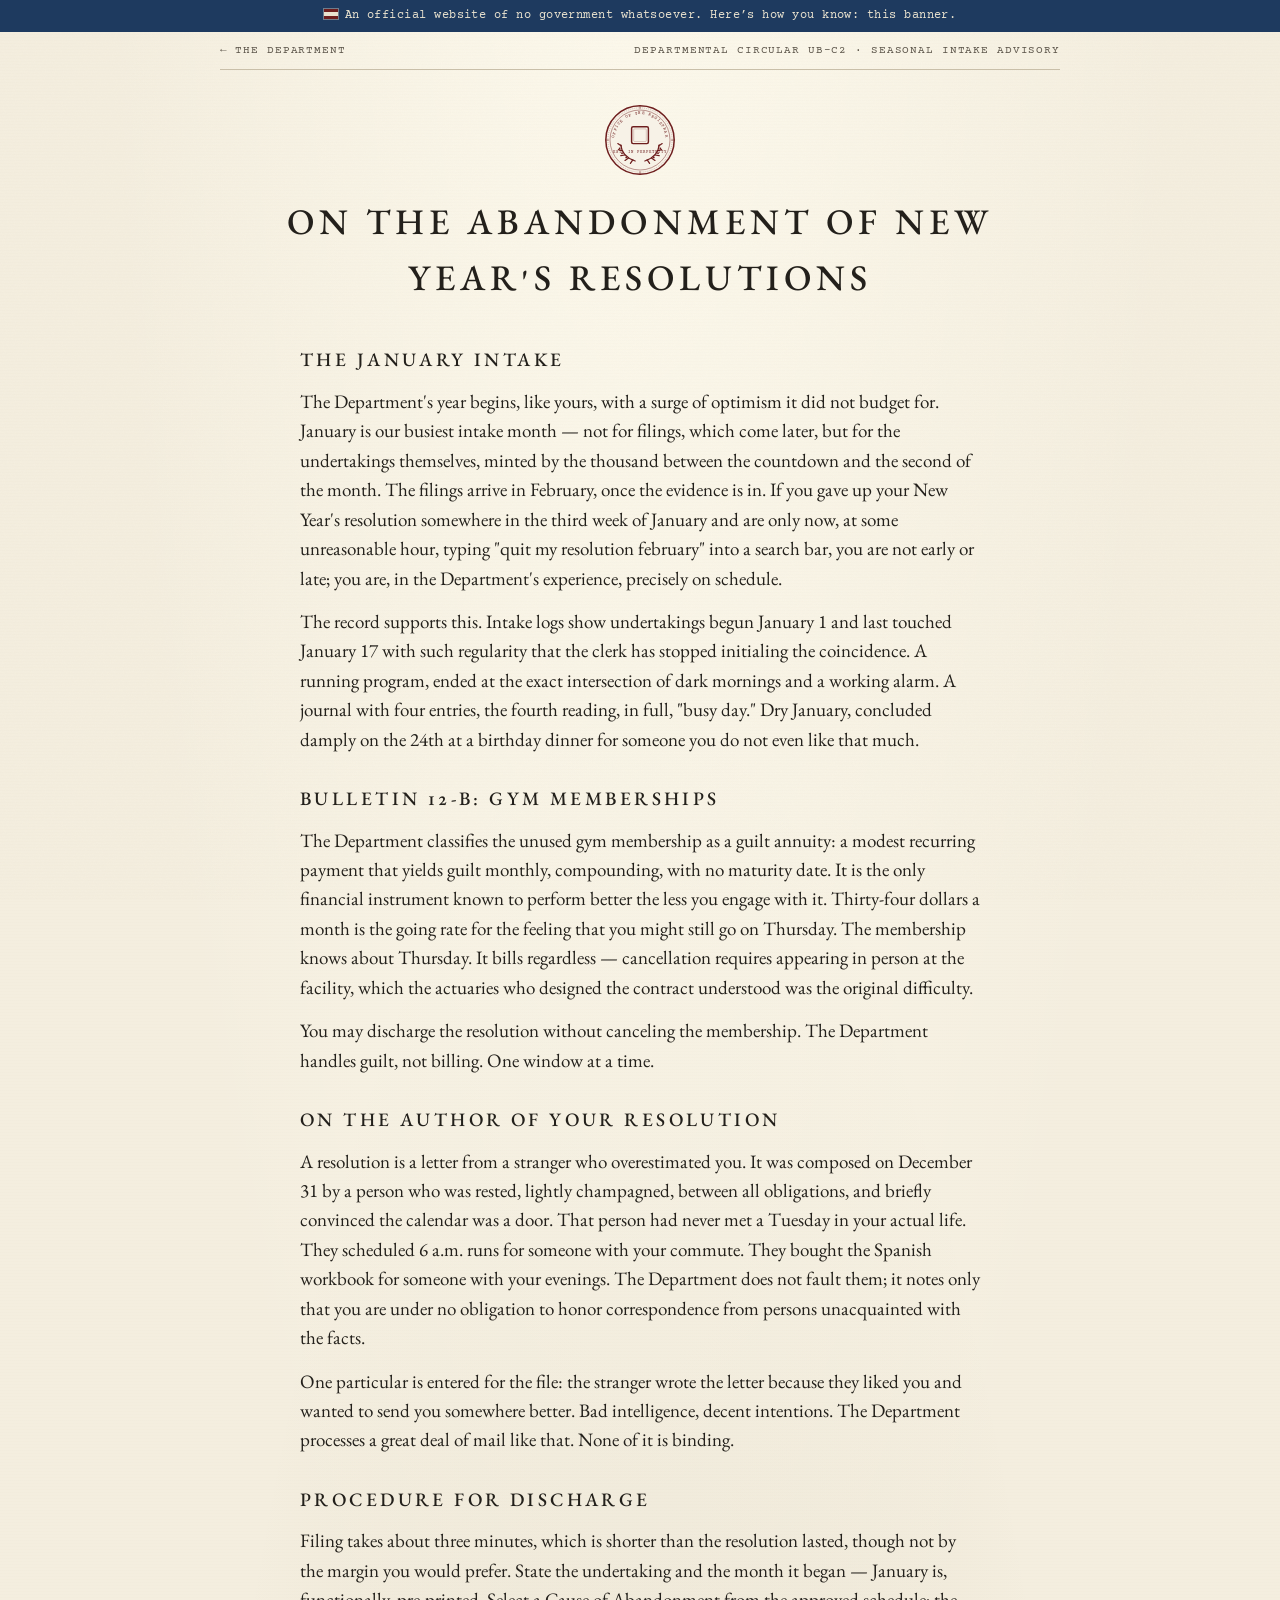
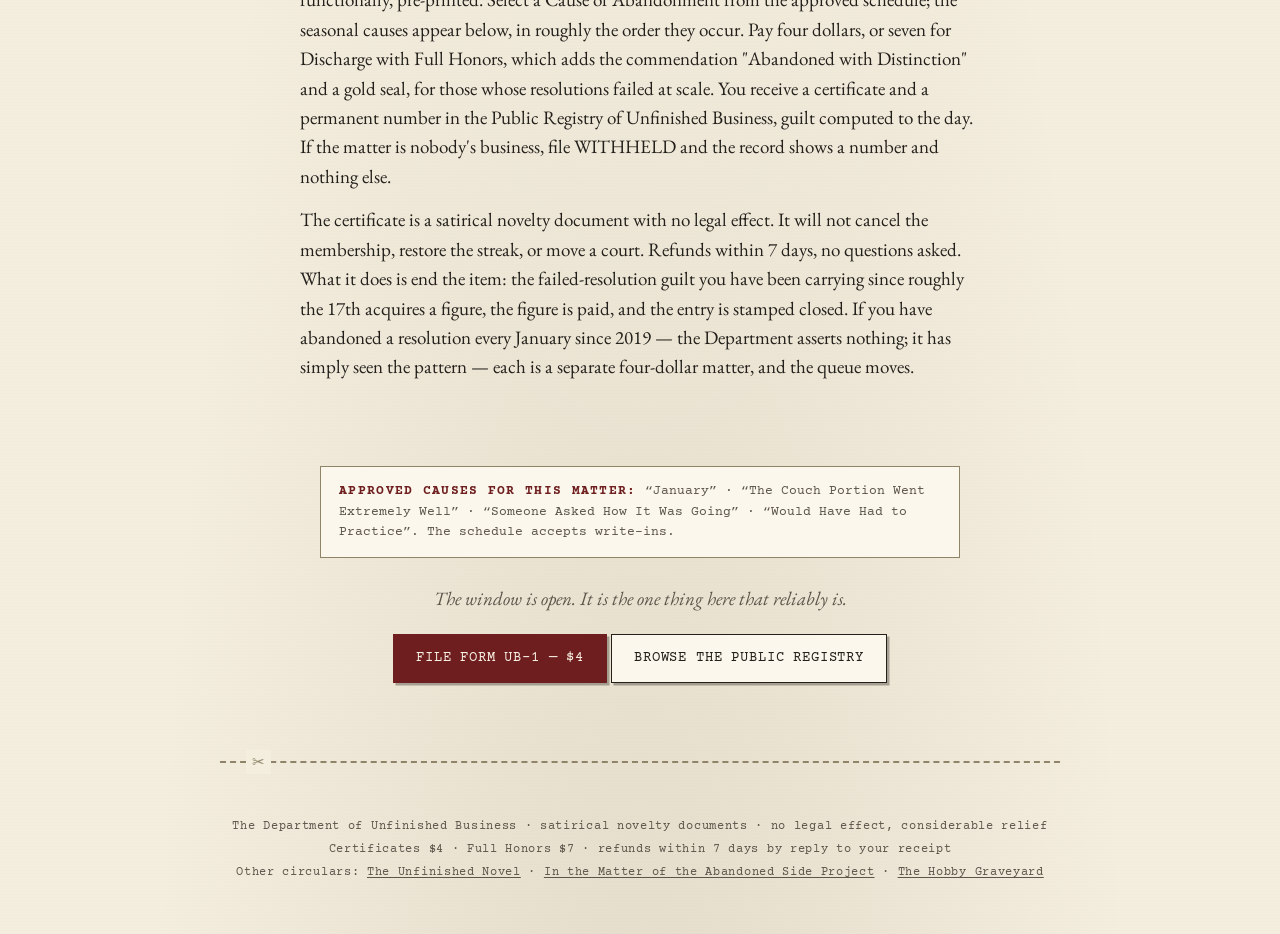
<file: circulars/abandoned-resolutions.html>
<!DOCTYPE html>
<html lang="en">
<head>
<meta charset="utf-8">
<meta name="viewport" content="width=device-width, initial-scale=1">
<title>Gave Up Your New Year&#x27;s Resolution? File It — $4</title>
<meta name="description" content="Failed resolution guilt, computed to the day and discharged for $4. January is the Department&#x27;s busiest month. The gym will keep billing regardless.">
<meta property="og:title" content="On the Abandonment of New Year&#x27;s Resolutions — The Department of Unfinished Business">
<meta property="og:description" content="Failed resolution guilt, computed to the day and discharged for $4. January is the Department&#x27;s busiest month. The gym will keep billing regardless.">
<meta property="og:url" content="https://guilt.tax/circulars/abandoned-resolutions.html">
<meta name="twitter:card" content="summary">
<link rel="canonical" href="https://guilt.tax/circulars/abandoned-resolutions.html">
<link rel="icon" type="image/svg+xml" href="../favicon.svg">
<link rel="preconnect" href="https://fonts.googleapis.com">
<link rel="preconnect" href="https://fonts.gstatic.com" crossorigin>
<link href="https://fonts.googleapis.com/css2?family=EB+Garamond:ital,wght@0,400;0,500;1,400&family=Courier+Prime:wght@400;700&display=swap" rel="stylesheet">
<link rel="stylesheet" href="../assets/dub.css">
<script type="application/ld+json">
{
  "@context": "https://schema.org",
  "@type": "WebPage",
  "name": "On the Abandonment of New Year's Resolutions",
  "description": "Failed resolution guilt, computed to the day and discharged for $4. January is the Department's busiest month. The gym will keep billing regardless.",
  "url": "https://guilt.tax/circulars/abandoned-resolutions.html",
  "isPartOf": { "@type": "WebSite", "name": "The Department of Unfinished Business", "url": "https://guilt.tax/" }
}
</script>
</head>
<body>
<div class="gov-banner"><span class="flag" aria-hidden="true"></span>An official website of no government whatsoever. Here’s how you know: this banner.</div>

<div class="wrap">
  <div class="formline">
    <span><a href="../" style="text-decoration:none; color:inherit">← The Department</a></span>
    <span>Departmental Circular UB-C2 · Seasonal Intake Advisory</span>
  </div>

  <header class="masthead" style="padding-top:34px">
    <div class="seal" id="masthead-seal" style="width:72px; height:72px" aria-hidden="true"></div>
    <h1 style="font-size:clamp(24px,4.6vw,36px)">On the Abandonment of New Year&#x27;s Resolutions</h1>
  </header>

  <article style="max-width:680px; margin:0 auto">
    <h2 class="sec-head" style="font-size:19px; text-align:left; margin:30px 0 12px">The January Intake</h2>
      <p style="margin-bottom:14px">The Department&#x27;s year begins, like yours, with a surge of optimism it did not budget for. January is our busiest intake month — not for filings, which come later, but for the undertakings themselves, minted by the thousand between the countdown and the second of the month. The filings arrive in February, once the evidence is in. If you gave up your New Year&#x27;s resolution somewhere in the third week of January and are only now, at some unreasonable hour, typing &quot;quit my resolution february&quot; into a search bar, you are not early or late; you are, in the Department&#x27;s experience, precisely on schedule.</p>
      <p style="margin-bottom:14px">The record supports this. Intake logs show undertakings begun January 1 and last touched January 17 with such regularity that the clerk has stopped initialing the coincidence. A running program, ended at the exact intersection of dark mornings and a working alarm. A journal with four entries, the fourth reading, in full, &quot;busy day.&quot; Dry January, concluded damply on the 24th at a birthday dinner for someone you do not even like that much.</p>
    <h2 class="sec-head" style="font-size:19px; text-align:left; margin:30px 0 12px">Bulletin 12-B: Gym Memberships</h2>
      <p style="margin-bottom:14px">The Department classifies the unused gym membership as a guilt annuity: a modest recurring payment that yields guilt monthly, compounding, with no maturity date. It is the only financial instrument known to perform better the less you engage with it. Thirty-four dollars a month is the going rate for the feeling that you might still go on Thursday. The membership knows about Thursday. It bills regardless — cancellation requires appearing in person at the facility, which the actuaries who designed the contract understood was the original difficulty.</p>
      <p style="margin-bottom:14px">You may discharge the resolution without canceling the membership. The Department handles guilt, not billing. One window at a time.</p>
    <h2 class="sec-head" style="font-size:19px; text-align:left; margin:30px 0 12px">On the Author of Your Resolution</h2>
      <p style="margin-bottom:14px">A resolution is a letter from a stranger who overestimated you. It was composed on December 31 by a person who was rested, lightly champagned, between all obligations, and briefly convinced the calendar was a door. That person had never met a Tuesday in your actual life. They scheduled 6 a.m. runs for someone with your commute. They bought the Spanish workbook for someone with your evenings. The Department does not fault them; it notes only that you are under no obligation to honor correspondence from persons unacquainted with the facts.</p>
      <p style="margin-bottom:14px">One particular is entered for the file: the stranger wrote the letter because they liked you and wanted to send you somewhere better. Bad intelligence, decent intentions. The Department processes a great deal of mail like that. None of it is binding.</p>
    <h2 class="sec-head" style="font-size:19px; text-align:left; margin:30px 0 12px">Procedure for Discharge</h2>
      <p style="margin-bottom:14px">Filing takes about three minutes, which is shorter than the resolution lasted, though not by the margin you would prefer. State the undertaking and the month it began — January is, functionally, pre-printed. Select a Cause of Abandonment from the approved schedule; the seasonal causes appear below, in roughly the order they occur. Pay four dollars, or seven for Discharge with Full Honors, which adds the commendation &quot;Abandoned with Distinction&quot; and a gold seal, for those whose resolutions failed at scale. You receive a certificate and a permanent number in the Public Registry of Unfinished Business, guilt computed to the day. If the matter is nobody&#x27;s business, file WITHHELD and the record shows a number and nothing else.</p>
      <p style="margin-bottom:14px">The certificate is a satirical novelty document with no legal effect. It will not cancel the membership, restore the streak, or move a court. Refunds within 7 days, no questions asked. What it does is end the item: the failed-resolution guilt you have been carrying since roughly the 17th acquires a figure, the figure is paid, and the entry is stamped closed. If you have abandoned a resolution every January since 2019 — the Department asserts nothing; it has simply seen the pattern — each is a separate four-dollar matter, and the queue moves.</p>
  </article>

  <section style="text-align:center">
    <div class="notice" style="text-align:left">
      <strong>APPROVED CAUSES FOR THIS MATTER:</strong> “January” · “The Couch Portion Went Extremely Well” · “Someone Asked How It Was Going” · “Would Have Had to Practice”. The schedule accepts write-ins.
    </div>
    <p style="font-style:italic; color:var(--ink-faded); max-width:560px; margin:18px auto">The window is open. It is the one thing here that reliably is.</p>
    <p style="margin:20px 0 8px"><a class="btn btn-primary" href="../#form-ub1">File Form UB-1 — $4</a>
    <a class="btn" href="../registry.html">Browse the Public Registry</a></p>
  </section>

  <footer>
    <div class="foot-meta">
      The Department of Unfinished Business · satirical novelty documents · no legal effect, considerable relief<br>
      Certificates $4 · Full Honors $7 · refunds within 7 days by reply to your receipt<br>
      Other circulars: <a href="the-unfinished-novel.html">The Unfinished Novel</a> · <a href="dead-side-projects.html">In the Matter of the Abandoned Side Project</a> · <a href="the-hobby-graveyard.html">The Hobby Graveyard</a>
    </div>
  </footer>
</div>

<script src="../assets/dub.js"></script>
<script>document.getElementById("masthead-seal").innerHTML = sealSVG();</script>
</body>
</html>
</file>
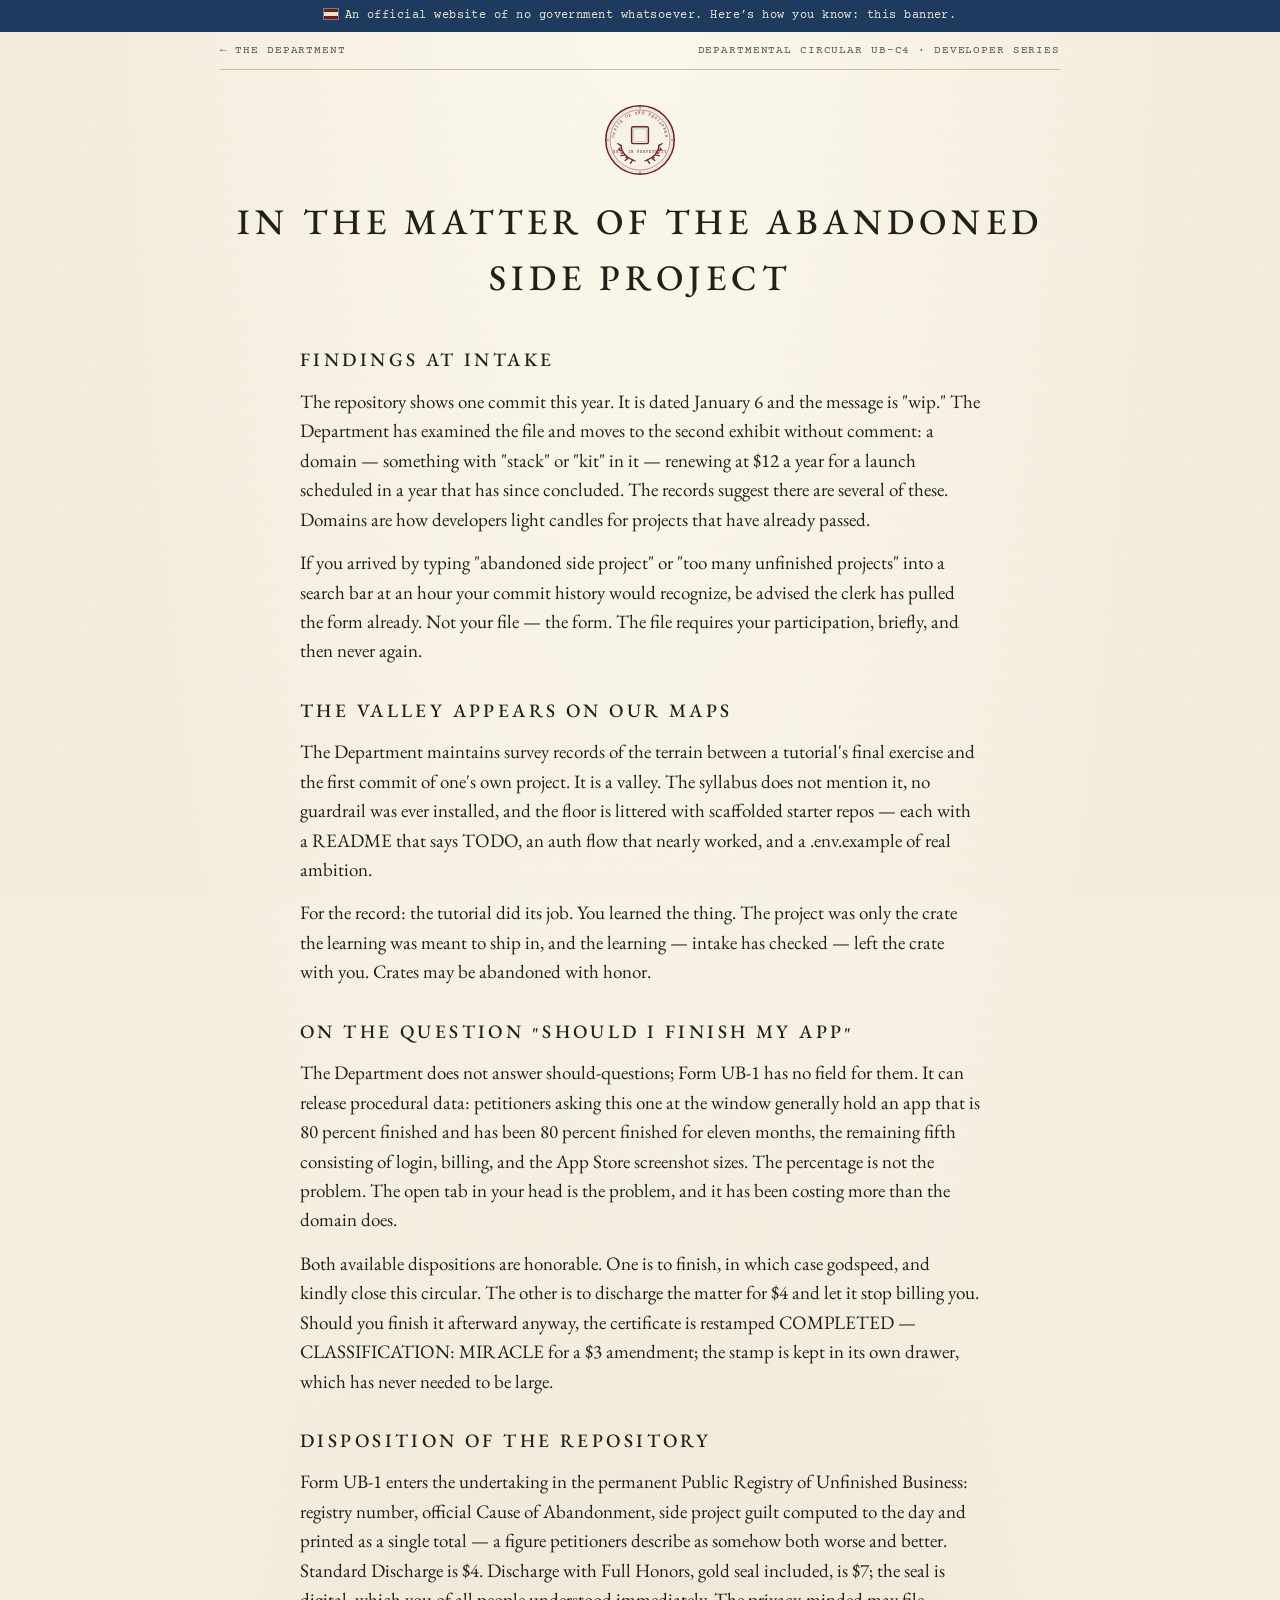
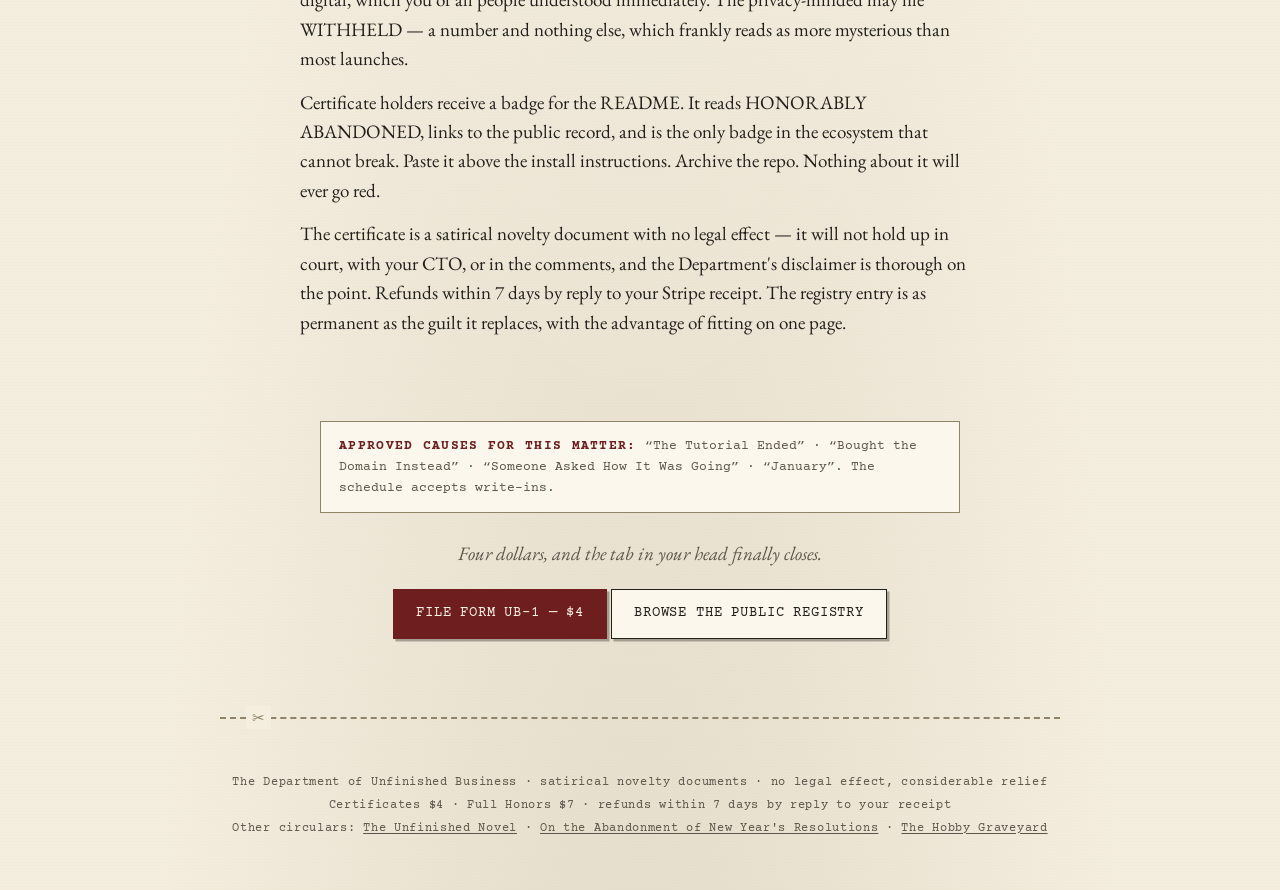
<file: circulars/dead-side-projects.html>
<!DOCTYPE html>
<html lang="en">
<head>
<meta charset="utf-8">
<meta name="viewport" content="width=device-width, initial-scale=1">
<title>Abandoned Side Project Guilt — File Form UB-1 ($4)</title>
<meta name="description" content="The repo shows one commit this year. The Department issues Certificates of Honorable Abandonment — $4, permanent registry, badge for the README.">
<meta property="og:title" content="In the Matter of the Abandoned Side Project — The Department of Unfinished Business">
<meta property="og:description" content="The repo shows one commit this year. The Department issues Certificates of Honorable Abandonment — $4, permanent registry, badge for the README.">
<meta property="og:url" content="https://guilt.tax/circulars/dead-side-projects.html">
<meta name="twitter:card" content="summary">
<link rel="canonical" href="https://guilt.tax/circulars/dead-side-projects.html">
<link rel="icon" type="image/svg+xml" href="../favicon.svg">
<link rel="preconnect" href="https://fonts.googleapis.com">
<link rel="preconnect" href="https://fonts.gstatic.com" crossorigin>
<link href="https://fonts.googleapis.com/css2?family=EB+Garamond:ital,wght@0,400;0,500;1,400&family=Courier+Prime:wght@400;700&display=swap" rel="stylesheet">
<link rel="stylesheet" href="../assets/dub.css">
<script type="application/ld+json">
{
  "@context": "https://schema.org",
  "@type": "WebPage",
  "name": "In the Matter of the Abandoned Side Project",
  "description": "The repo shows one commit this year. The Department issues Certificates of Honorable Abandonment — $4, permanent registry, badge for the README.",
  "url": "https://guilt.tax/circulars/dead-side-projects.html",
  "isPartOf": { "@type": "WebSite", "name": "The Department of Unfinished Business", "url": "https://guilt.tax/" }
}
</script>
</head>
<body>
<div class="gov-banner"><span class="flag" aria-hidden="true"></span>An official website of no government whatsoever. Here’s how you know: this banner.</div>

<div class="wrap">
  <div class="formline">
    <span><a href="../" style="text-decoration:none; color:inherit">← The Department</a></span>
    <span>Departmental Circular UB-C4 · Developer Series</span>
  </div>

  <header class="masthead" style="padding-top:34px">
    <div class="seal" id="masthead-seal" style="width:72px; height:72px" aria-hidden="true"></div>
    <h1 style="font-size:clamp(24px,4.6vw,36px)">In the Matter of the Abandoned Side Project</h1>
  </header>

  <article style="max-width:680px; margin:0 auto">
    <h2 class="sec-head" style="font-size:19px; text-align:left; margin:30px 0 12px">Findings at intake</h2>
      <p style="margin-bottom:14px">The repository shows one commit this year. It is dated January 6 and the message is &quot;wip.&quot; The Department has examined the file and moves to the second exhibit without comment: a domain — something with &quot;stack&quot; or &quot;kit&quot; in it — renewing at $12 a year for a launch scheduled in a year that has since concluded. The records suggest there are several of these. Domains are how developers light candles for projects that have already passed.</p>
      <p style="margin-bottom:14px">If you arrived by typing &quot;abandoned side project&quot; or &quot;too many unfinished projects&quot; into a search bar at an hour your commit history would recognize, be advised the clerk has pulled the form already. Not your file — the form. The file requires your participation, briefly, and then never again.</p>
    <h2 class="sec-head" style="font-size:19px; text-align:left; margin:30px 0 12px">The valley appears on our maps</h2>
      <p style="margin-bottom:14px">The Department maintains survey records of the terrain between a tutorial&#x27;s final exercise and the first commit of one&#x27;s own project. It is a valley. The syllabus does not mention it, no guardrail was ever installed, and the floor is littered with scaffolded starter repos — each with a README that says TODO, an auth flow that nearly worked, and a .env.example of real ambition.</p>
      <p style="margin-bottom:14px">For the record: the tutorial did its job. You learned the thing. The project was only the crate the learning was meant to ship in, and the learning — intake has checked — left the crate with you. Crates may be abandoned with honor.</p>
    <h2 class="sec-head" style="font-size:19px; text-align:left; margin:30px 0 12px">On the question &quot;should I finish my app&quot;</h2>
      <p style="margin-bottom:14px">The Department does not answer should-questions; Form UB-1 has no field for them. It can release procedural data: petitioners asking this one at the window generally hold an app that is 80 percent finished and has been 80 percent finished for eleven months, the remaining fifth consisting of login, billing, and the App Store screenshot sizes. The percentage is not the problem. The open tab in your head is the problem, and it has been costing more than the domain does.</p>
      <p style="margin-bottom:14px">Both available dispositions are honorable. One is to finish, in which case godspeed, and kindly close this circular. The other is to discharge the matter for $4 and let it stop billing you. Should you finish it afterward anyway, the certificate is restamped COMPLETED — CLASSIFICATION: MIRACLE for a $3 amendment; the stamp is kept in its own drawer, which has never needed to be large.</p>
    <h2 class="sec-head" style="font-size:19px; text-align:left; margin:30px 0 12px">Disposition of the repository</h2>
      <p style="margin-bottom:14px">Form UB-1 enters the undertaking in the permanent Public Registry of Unfinished Business: registry number, official Cause of Abandonment, side project guilt computed to the day and printed as a single total — a figure petitioners describe as somehow both worse and better. Standard Discharge is $4. Discharge with Full Honors, gold seal included, is $7; the seal is digital, which you of all people understood immediately. The privacy-minded may file WITHHELD — a number and nothing else, which frankly reads as more mysterious than most launches.</p>
      <p style="margin-bottom:14px">Certificate holders receive a badge for the README. It reads HONORABLY ABANDONED, links to the public record, and is the only badge in the ecosystem that cannot break. Paste it above the install instructions. Archive the repo. Nothing about it will ever go red.</p>
      <p style="margin-bottom:14px">The certificate is a satirical novelty document with no legal effect — it will not hold up in court, with your CTO, or in the comments, and the Department&#x27;s disclaimer is thorough on the point. Refunds within 7 days by reply to your Stripe receipt. The registry entry is as permanent as the guilt it replaces, with the advantage of fitting on one page.</p>
  </article>

  <section style="text-align:center">
    <div class="notice" style="text-align:left">
      <strong>APPROVED CAUSES FOR THIS MATTER:</strong> “The Tutorial Ended” · “Bought the Domain Instead” · “Someone Asked How It Was Going” · “January”. The schedule accepts write-ins.
    </div>
    <p style="font-style:italic; color:var(--ink-faded); max-width:560px; margin:18px auto">Four dollars, and the tab in your head finally closes.</p>
    <p style="margin:20px 0 8px"><a class="btn btn-primary" href="../#form-ub1">File Form UB-1 — $4</a>
    <a class="btn" href="../registry.html">Browse the Public Registry</a></p>
  </section>

  <footer>
    <div class="foot-meta">
      The Department of Unfinished Business · satirical novelty documents · no legal effect, considerable relief<br>
      Certificates $4 · Full Honors $7 · refunds within 7 days by reply to your receipt<br>
      Other circulars: <a href="the-unfinished-novel.html">The Unfinished Novel</a> · <a href="abandoned-resolutions.html">On the Abandonment of New Year&#x27;s Resolutions</a> · <a href="the-hobby-graveyard.html">The Hobby Graveyard</a>
    </div>
  </footer>
</div>

<script src="../assets/dub.js"></script>
<script>document.getElementById("masthead-seal").innerHTML = sealSVG();</script>
</body>
</html>
</file>
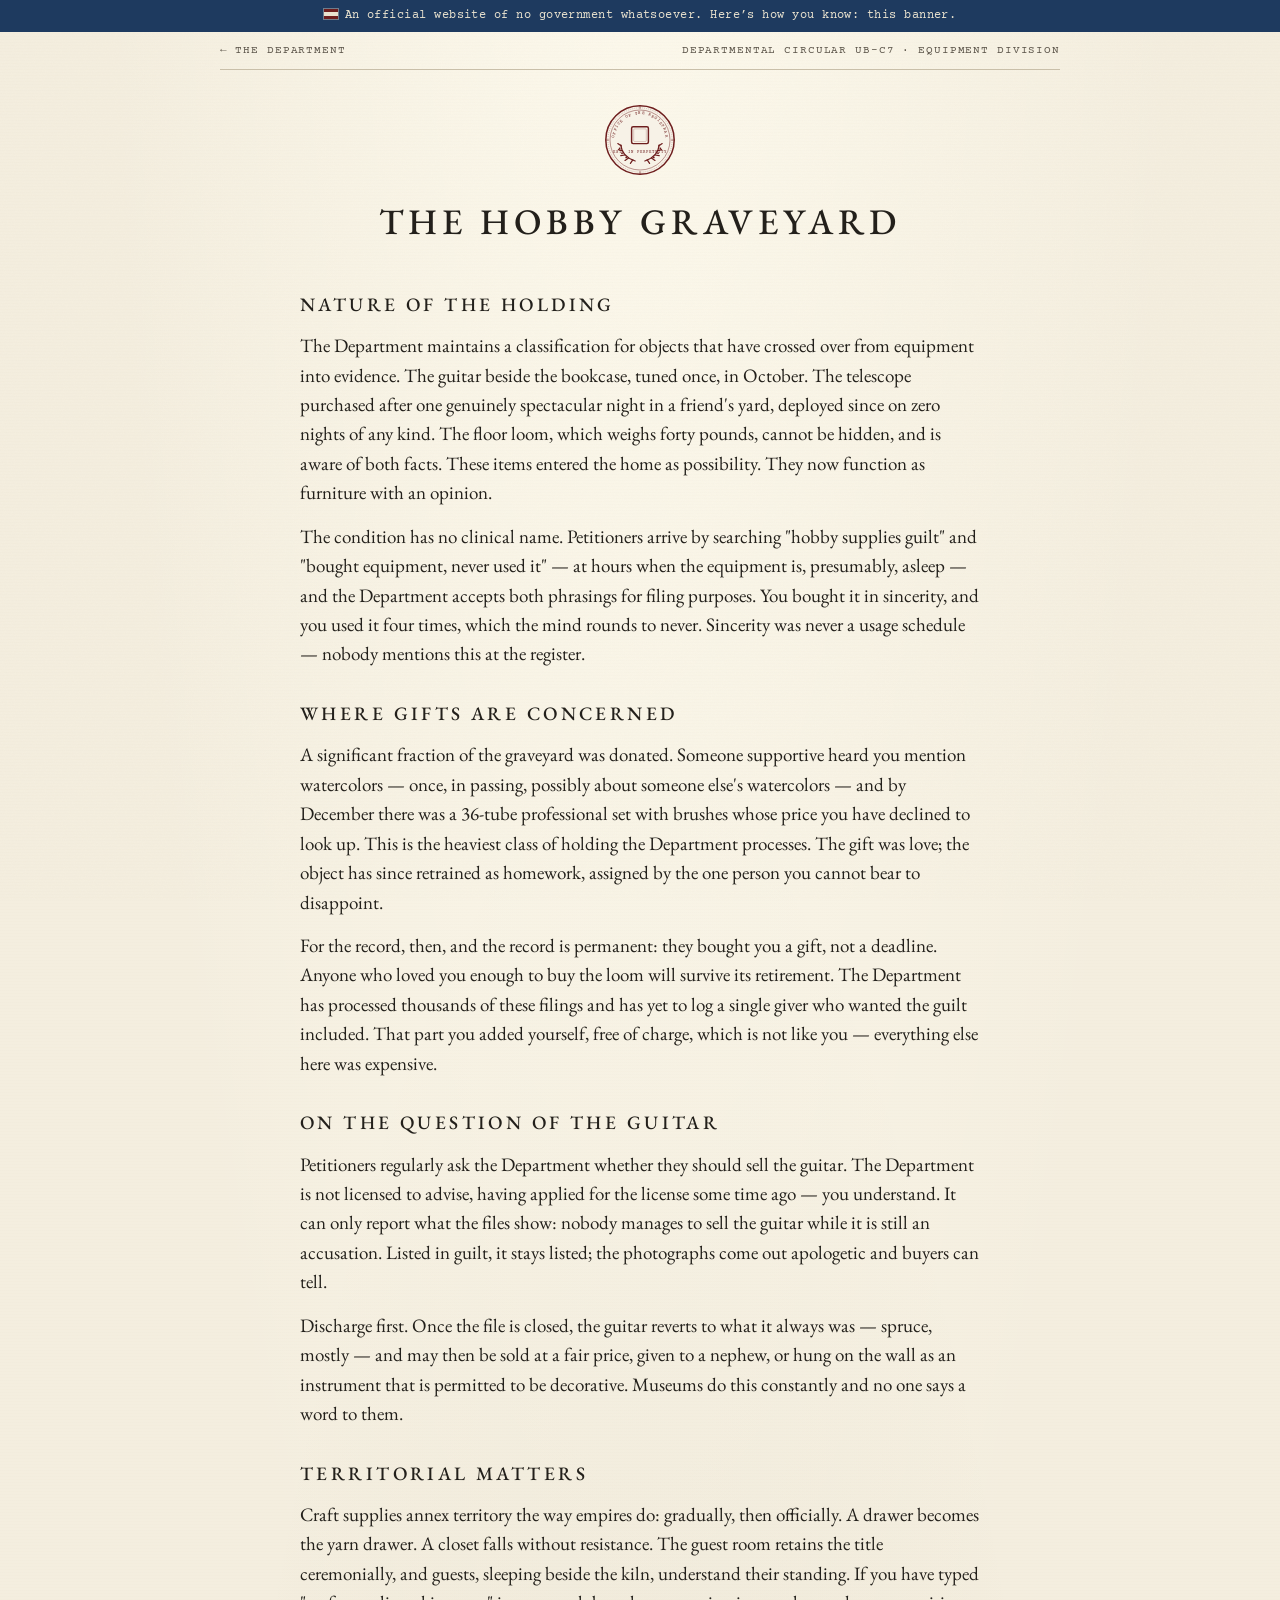
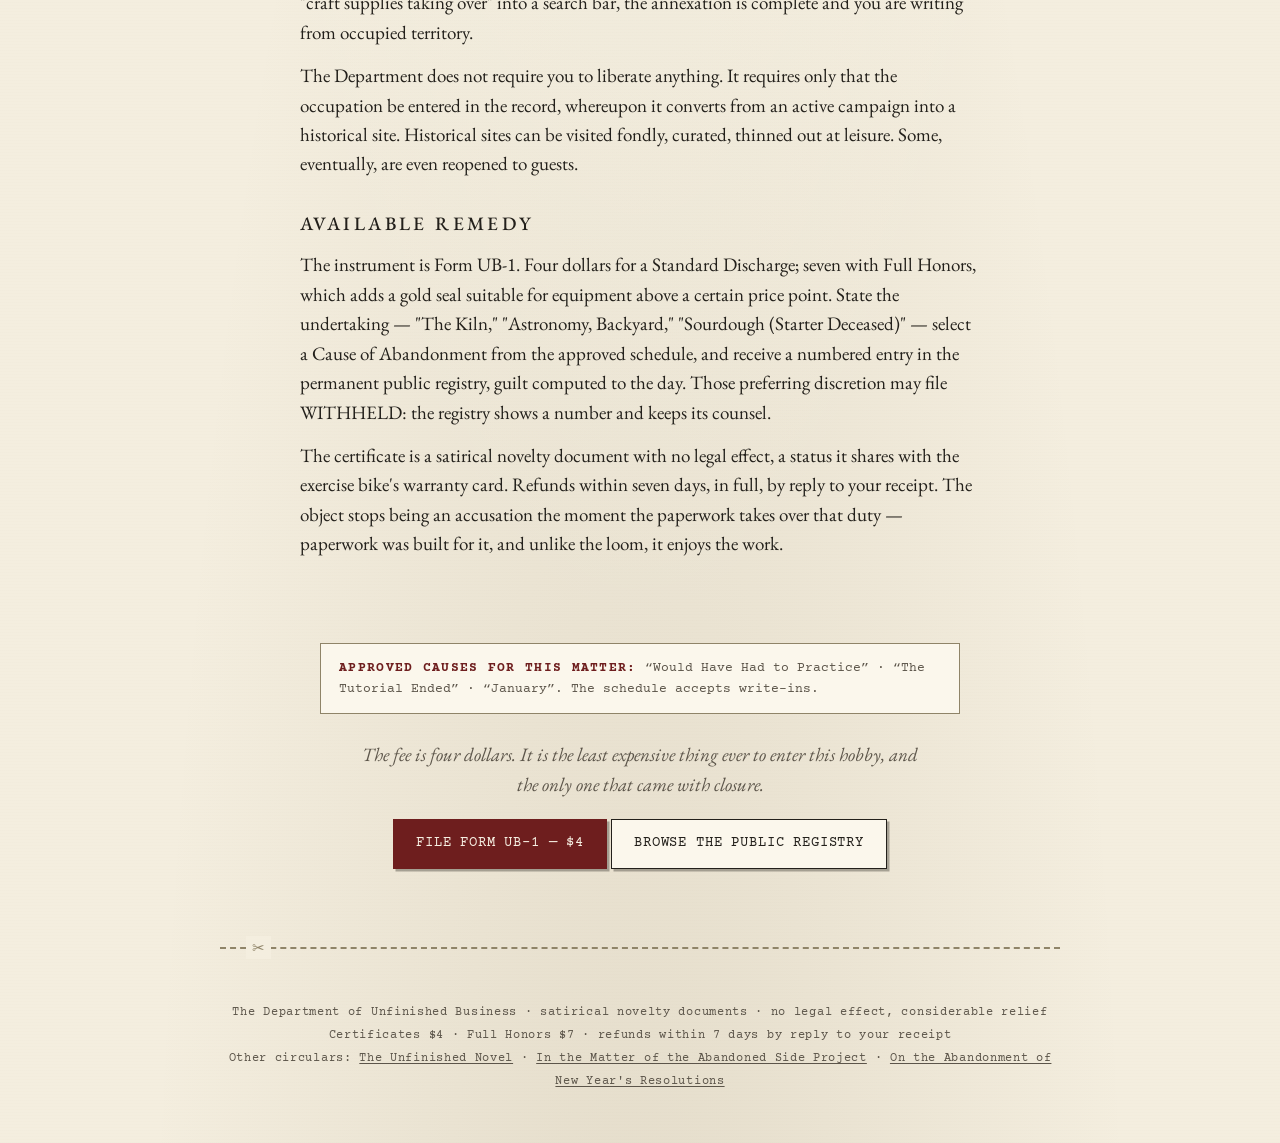
<file: circulars/the-hobby-graveyard.html>
<!DOCTYPE html>
<html lang="en">
<head>
<meta charset="utf-8">
<meta name="viewport" content="width=device-width, initial-scale=1">
<title>Hobby Supplies Guilt: The Equipment You Never Used</title>
<meta name="description" content="For the guitar, the loom, the telescope in the closet. A Certificate of Honorable Abandonment — $4, guilt computed to the day — and the object stops accusing.">
<meta property="og:title" content="The Hobby Graveyard — The Department of Unfinished Business">
<meta property="og:description" content="For the guitar, the loom, the telescope in the closet. A Certificate of Honorable Abandonment — $4, guilt computed to the day — and the object stops accusing.">
<meta property="og:url" content="https://guilt.tax/circulars/the-hobby-graveyard.html">
<meta name="twitter:card" content="summary">
<link rel="canonical" href="https://guilt.tax/circulars/the-hobby-graveyard.html">
<link rel="icon" type="image/svg+xml" href="../favicon.svg">
<link rel="preconnect" href="https://fonts.googleapis.com">
<link rel="preconnect" href="https://fonts.gstatic.com" crossorigin>
<link href="https://fonts.googleapis.com/css2?family=EB+Garamond:ital,wght@0,400;0,500;1,400&family=Courier+Prime:wght@400;700&display=swap" rel="stylesheet">
<link rel="stylesheet" href="../assets/dub.css">
<script type="application/ld+json">
{
  "@context": "https://schema.org",
  "@type": "WebPage",
  "name": "The Hobby Graveyard",
  "description": "For the guitar, the loom, the telescope in the closet. A Certificate of Honorable Abandonment — $4, guilt computed to the day — and the object stops accusing.",
  "url": "https://guilt.tax/circulars/the-hobby-graveyard.html",
  "isPartOf": { "@type": "WebSite", "name": "The Department of Unfinished Business", "url": "https://guilt.tax/" }
}
</script>
</head>
<body>
<div class="gov-banner"><span class="flag" aria-hidden="true"></span>An official website of no government whatsoever. Here’s how you know: this banner.</div>

<div class="wrap">
  <div class="formline">
    <span><a href="../" style="text-decoration:none; color:inherit">← The Department</a></span>
    <span>Departmental Circular UB-C7 · Equipment Division</span>
  </div>

  <header class="masthead" style="padding-top:34px">
    <div class="seal" id="masthead-seal" style="width:72px; height:72px" aria-hidden="true"></div>
    <h1 style="font-size:clamp(24px,4.6vw,36px)">The Hobby Graveyard</h1>
  </header>

  <article style="max-width:680px; margin:0 auto">
    <h2 class="sec-head" style="font-size:19px; text-align:left; margin:30px 0 12px">Nature of the Holding</h2>
      <p style="margin-bottom:14px">The Department maintains a classification for objects that have crossed over from equipment into evidence. The guitar beside the bookcase, tuned once, in October. The telescope purchased after one genuinely spectacular night in a friend&#x27;s yard, deployed since on zero nights of any kind. The floor loom, which weighs forty pounds, cannot be hidden, and is aware of both facts. These items entered the home as possibility. They now function as furniture with an opinion.</p>
      <p style="margin-bottom:14px">The condition has no clinical name. Petitioners arrive by searching &quot;hobby supplies guilt&quot; and &quot;bought equipment, never used it&quot; — at hours when the equipment is, presumably, asleep — and the Department accepts both phrasings for filing purposes. You bought it in sincerity, and you used it four times, which the mind rounds to never. Sincerity was never a usage schedule — nobody mentions this at the register.</p>
    <h2 class="sec-head" style="font-size:19px; text-align:left; margin:30px 0 12px">Where Gifts Are Concerned</h2>
      <p style="margin-bottom:14px">A significant fraction of the graveyard was donated. Someone supportive heard you mention watercolors — once, in passing, possibly about someone else&#x27;s watercolors — and by December there was a 36-tube professional set with brushes whose price you have declined to look up. This is the heaviest class of holding the Department processes. The gift was love; the object has since retrained as homework, assigned by the one person you cannot bear to disappoint.</p>
      <p style="margin-bottom:14px">For the record, then, and the record is permanent: they bought you a gift, not a deadline. Anyone who loved you enough to buy the loom will survive its retirement. The Department has processed thousands of these filings and has yet to log a single giver who wanted the guilt included. That part you added yourself, free of charge, which is not like you — everything else here was expensive.</p>
    <h2 class="sec-head" style="font-size:19px; text-align:left; margin:30px 0 12px">On the Question of the Guitar</h2>
      <p style="margin-bottom:14px">Petitioners regularly ask the Department whether they should sell the guitar. The Department is not licensed to advise, having applied for the license some time ago — you understand. It can only report what the files show: nobody manages to sell the guitar while it is still an accusation. Listed in guilt, it stays listed; the photographs come out apologetic and buyers can tell.</p>
      <p style="margin-bottom:14px">Discharge first. Once the file is closed, the guitar reverts to what it always was — spruce, mostly — and may then be sold at a fair price, given to a nephew, or hung on the wall as an instrument that is permitted to be decorative. Museums do this constantly and no one says a word to them.</p>
    <h2 class="sec-head" style="font-size:19px; text-align:left; margin:30px 0 12px">Territorial Matters</h2>
      <p style="margin-bottom:14px">Craft supplies annex territory the way empires do: gradually, then officially. A drawer becomes the yarn drawer. A closet falls without resistance. The guest room retains the title ceremonially, and guests, sleeping beside the kiln, understand their standing. If you have typed &quot;craft supplies taking over&quot; into a search bar, the annexation is complete and you are writing from occupied territory.</p>
      <p style="margin-bottom:14px">The Department does not require you to liberate anything. It requires only that the occupation be entered in the record, whereupon it converts from an active campaign into a historical site. Historical sites can be visited fondly, curated, thinned out at leisure. Some, eventually, are even reopened to guests.</p>
    <h2 class="sec-head" style="font-size:19px; text-align:left; margin:30px 0 12px">Available Remedy</h2>
      <p style="margin-bottom:14px">The instrument is Form UB-1. Four dollars for a Standard Discharge; seven with Full Honors, which adds a gold seal suitable for equipment above a certain price point. State the undertaking — &quot;The Kiln,&quot; &quot;Astronomy, Backyard,&quot; &quot;Sourdough (Starter Deceased)&quot; — select a Cause of Abandonment from the approved schedule, and receive a numbered entry in the permanent public registry, guilt computed to the day. Those preferring discretion may file WITHHELD: the registry shows a number and keeps its counsel.</p>
      <p style="margin-bottom:14px">The certificate is a satirical novelty document with no legal effect, a status it shares with the exercise bike&#x27;s warranty card. Refunds within seven days, in full, by reply to your receipt. The object stops being an accusation the moment the paperwork takes over that duty — paperwork was built for it, and unlike the loom, it enjoys the work.</p>
  </article>

  <section style="text-align:center">
    <div class="notice" style="text-align:left">
      <strong>APPROVED CAUSES FOR THIS MATTER:</strong> “Would Have Had to Practice” · “The Tutorial Ended” · “January”. The schedule accepts write-ins.
    </div>
    <p style="font-style:italic; color:var(--ink-faded); max-width:560px; margin:18px auto">The fee is four dollars. It is the least expensive thing ever to enter this hobby, and the only one that came with closure.</p>
    <p style="margin:20px 0 8px"><a class="btn btn-primary" href="../#form-ub1">File Form UB-1 — $4</a>
    <a class="btn" href="../registry.html">Browse the Public Registry</a></p>
  </section>

  <footer>
    <div class="foot-meta">
      The Department of Unfinished Business · satirical novelty documents · no legal effect, considerable relief<br>
      Certificates $4 · Full Honors $7 · refunds within 7 days by reply to your receipt<br>
      Other circulars: <a href="the-unfinished-novel.html">The Unfinished Novel</a> · <a href="dead-side-projects.html">In the Matter of the Abandoned Side Project</a> · <a href="abandoned-resolutions.html">On the Abandonment of New Year&#x27;s Resolutions</a>
    </div>
  </footer>
</div>

<script src="../assets/dub.js"></script>
<script>document.getElementById("masthead-seal").innerHTML = sealSVG();</script>
</body>
</html>
</file>
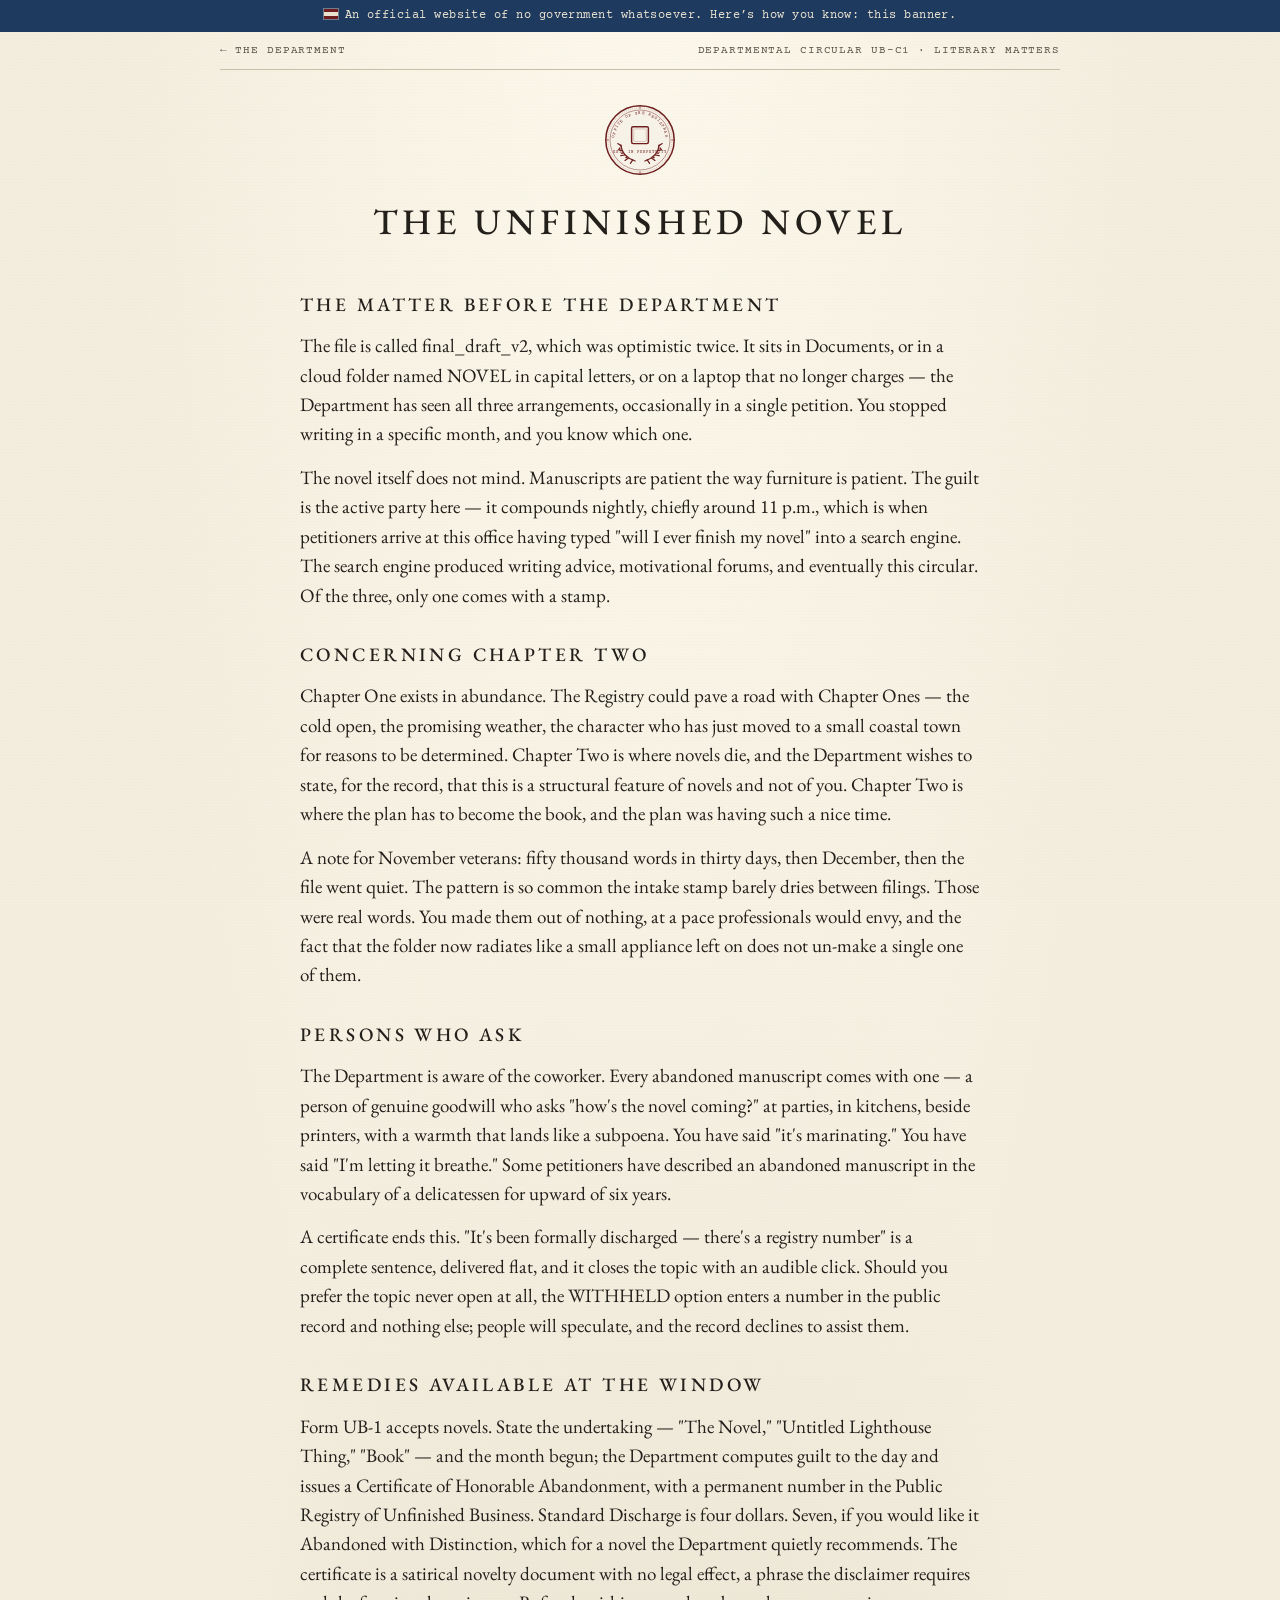
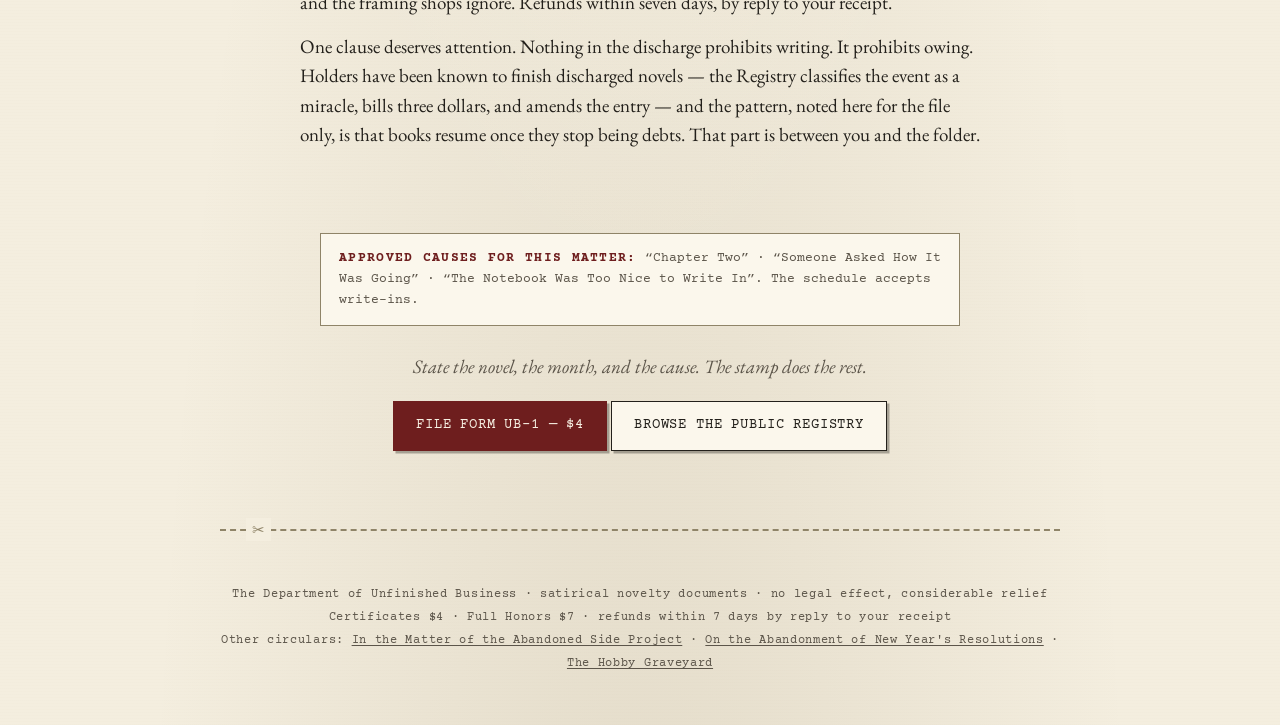
<file: circulars/the-unfinished-novel.html>
<!DOCTYPE html>
<html lang="en">
<head>
<meta charset="utf-8">
<meta name="viewport" content="width=device-width, initial-scale=1">
<title>Unfinished Novel Guilt — The Department Will Take It</title>
<meta name="description" content="Unfinished novel guilt, computed to the day and discharged for $4. The Department accepts abandoned manuscripts. It is aware of Chapter Two.">
<meta property="og:title" content="The Unfinished Novel — The Department of Unfinished Business">
<meta property="og:description" content="Unfinished novel guilt, computed to the day and discharged for $4. The Department accepts abandoned manuscripts. It is aware of Chapter Two.">
<meta property="og:url" content="https://guilt.tax/circulars/the-unfinished-novel.html">
<meta name="twitter:card" content="summary">
<link rel="canonical" href="https://guilt.tax/circulars/the-unfinished-novel.html">
<link rel="icon" type="image/svg+xml" href="../favicon.svg">
<link rel="preconnect" href="https://fonts.googleapis.com">
<link rel="preconnect" href="https://fonts.gstatic.com" crossorigin>
<link href="https://fonts.googleapis.com/css2?family=EB+Garamond:ital,wght@0,400;0,500;1,400&family=Courier+Prime:wght@400;700&display=swap" rel="stylesheet">
<link rel="stylesheet" href="../assets/dub.css">
<script type="application/ld+json">
{
  "@context": "https://schema.org",
  "@type": "WebPage",
  "name": "The Unfinished Novel",
  "description": "Unfinished novel guilt, computed to the day and discharged for $4. The Department accepts abandoned manuscripts. It is aware of Chapter Two.",
  "url": "https://guilt.tax/circulars/the-unfinished-novel.html",
  "isPartOf": { "@type": "WebSite", "name": "The Department of Unfinished Business", "url": "https://guilt.tax/" }
}
</script>
</head>
<body>
<div class="gov-banner"><span class="flag" aria-hidden="true"></span>An official website of no government whatsoever. Here’s how you know: this banner.</div>

<div class="wrap">
  <div class="formline">
    <span><a href="../" style="text-decoration:none; color:inherit">← The Department</a></span>
    <span>Departmental Circular UB-C1 · Literary Matters</span>
  </div>

  <header class="masthead" style="padding-top:34px">
    <div class="seal" id="masthead-seal" style="width:72px; height:72px" aria-hidden="true"></div>
    <h1 style="font-size:clamp(24px,4.6vw,36px)">The Unfinished Novel</h1>
  </header>

  <article style="max-width:680px; margin:0 auto">
    <h2 class="sec-head" style="font-size:19px; text-align:left; margin:30px 0 12px">The Matter Before the Department</h2>
      <p style="margin-bottom:14px">The file is called final_draft_v2, which was optimistic twice. It sits in Documents, or in a cloud folder named NOVEL in capital letters, or on a laptop that no longer charges — the Department has seen all three arrangements, occasionally in a single petition. You stopped writing in a specific month, and you know which one.</p>
      <p style="margin-bottom:14px">The novel itself does not mind. Manuscripts are patient the way furniture is patient. The guilt is the active party here — it compounds nightly, chiefly around 11 p.m., which is when petitioners arrive at this office having typed &quot;will I ever finish my novel&quot; into a search engine. The search engine produced writing advice, motivational forums, and eventually this circular. Of the three, only one comes with a stamp.</p>
    <h2 class="sec-head" style="font-size:19px; text-align:left; margin:30px 0 12px">Concerning Chapter Two</h2>
      <p style="margin-bottom:14px">Chapter One exists in abundance. The Registry could pave a road with Chapter Ones — the cold open, the promising weather, the character who has just moved to a small coastal town for reasons to be determined. Chapter Two is where novels die, and the Department wishes to state, for the record, that this is a structural feature of novels and not of you. Chapter Two is where the plan has to become the book, and the plan was having such a nice time.</p>
      <p style="margin-bottom:14px">A note for November veterans: fifty thousand words in thirty days, then December, then the file went quiet. The pattern is so common the intake stamp barely dries between filings. Those were real words. You made them out of nothing, at a pace professionals would envy, and the fact that the folder now radiates like a small appliance left on does not un-make a single one of them.</p>
    <h2 class="sec-head" style="font-size:19px; text-align:left; margin:30px 0 12px">Persons Who Ask</h2>
      <p style="margin-bottom:14px">The Department is aware of the coworker. Every abandoned manuscript comes with one — a person of genuine goodwill who asks &quot;how&#x27;s the novel coming?&quot; at parties, in kitchens, beside printers, with a warmth that lands like a subpoena. You have said &quot;it&#x27;s marinating.&quot; You have said &quot;I&#x27;m letting it breathe.&quot; Some petitioners have described an abandoned manuscript in the vocabulary of a delicatessen for upward of six years.</p>
      <p style="margin-bottom:14px">A certificate ends this. &quot;It&#x27;s been formally discharged — there&#x27;s a registry number&quot; is a complete sentence, delivered flat, and it closes the topic with an audible click. Should you prefer the topic never open at all, the WITHHELD option enters a number in the public record and nothing else; people will speculate, and the record declines to assist them.</p>
    <h2 class="sec-head" style="font-size:19px; text-align:left; margin:30px 0 12px">Remedies Available at the Window</h2>
      <p style="margin-bottom:14px">Form UB-1 accepts novels. State the undertaking — &quot;The Novel,&quot; &quot;Untitled Lighthouse Thing,&quot; &quot;Book&quot; — and the month begun; the Department computes guilt to the day and issues a Certificate of Honorable Abandonment, with a permanent number in the Public Registry of Unfinished Business. Standard Discharge is four dollars. Seven, if you would like it Abandoned with Distinction, which for a novel the Department quietly recommends. The certificate is a satirical novelty document with no legal effect, a phrase the disclaimer requires and the framing shops ignore. Refunds within seven days, by reply to your receipt.</p>
      <p style="margin-bottom:14px">One clause deserves attention. Nothing in the discharge prohibits writing. It prohibits owing. Holders have been known to finish discharged novels — the Registry classifies the event as a miracle, bills three dollars, and amends the entry — and the pattern, noted here for the file only, is that books resume once they stop being debts. That part is between you and the folder.</p>
  </article>

  <section style="text-align:center">
    <div class="notice" style="text-align:left">
      <strong>APPROVED CAUSES FOR THIS MATTER:</strong> “Chapter Two” · “Someone Asked How It Was Going” · “The Notebook Was Too Nice to Write In”. The schedule accepts write-ins.
    </div>
    <p style="font-style:italic; color:var(--ink-faded); max-width:560px; margin:18px auto">State the novel, the month, and the cause. The stamp does the rest.</p>
    <p style="margin:20px 0 8px"><a class="btn btn-primary" href="../#form-ub1">File Form UB-1 — $4</a>
    <a class="btn" href="../registry.html">Browse the Public Registry</a></p>
  </section>

  <footer>
    <div class="foot-meta">
      The Department of Unfinished Business · satirical novelty documents · no legal effect, considerable relief<br>
      Certificates $4 · Full Honors $7 · refunds within 7 days by reply to your receipt<br>
      Other circulars: <a href="dead-side-projects.html">In the Matter of the Abandoned Side Project</a> · <a href="abandoned-resolutions.html">On the Abandonment of New Year&#x27;s Resolutions</a> · <a href="the-hobby-graveyard.html">The Hobby Graveyard</a>
    </div>
  </footer>
</div>

<script src="../assets/dub.js"></script>
<script>document.getElementById("masthead-seal").innerHTML = sealSVG();</script>
</body>
</html>
</file>
<file: assets/dub.css>
/* The Department of Unfinished Business — house style.
   Two typefaces only: EB Garamond (engraved institutional) and Courier Prime
   (typed case-file data). Aged cream ground, hairline rules, no exclamation
   points anywhere near this stylesheet. */

:root {
  --parchment: #f4eedf;
  --panel: #fbf7ec;
  --ink: #23201b;
  --ink-faded: #5c554a;
  --rule: #c9bfa9;
  --rule-dark: #8f8468;
  --oxblood: #6e1e1e;
  --archival: #1e3a5f;
  --gold: #a8863a;
  --gold-text: #7a5f22; /* AA-contrast gold for text; #a8863a stays for borders/seal */
  --stamp-red: #8c2b2b;
  --serif: "EB Garamond", "Iowan Old Style", Georgia, serif;
  --mono: "Courier Prime", "Courier New", monospace;
}

* { box-sizing: border-box; margin: 0; padding: 0; }

html { scroll-behavior: smooth; }

body {
  background: var(--parchment);
  background-image: repeating-linear-gradient(
      0deg, rgba(140, 120, 80, 0.025) 0px, transparent 1px, transparent 3px),
    radial-gradient(ellipse at 50% -20%, rgba(255, 252, 240, 0.9), transparent 60%),
    radial-gradient(ellipse at 50% 120%, rgba(120, 100, 60, 0.14), transparent 55%);
  color: var(--ink);
  font-family: var(--serif);
  font-size: 19px;
  line-height: 1.55;
  position: relative;
}

/* paper grain */
body::before {
  content: "";
  position: fixed;
  inset: 0;
  pointer-events: none;
  z-index: 1;
  opacity: 0.5;
  mix-blend-mode: multiply;
  background-image: url("data:image/svg+xml;utf8,<svg xmlns='http://www.w3.org/2000/svg' width='240' height='240'><filter id='p'><feTurbulence type='fractalNoise' baseFrequency='0.9' numOctaves='2' stitchTiles='stitch'/><feColorMatrix values='0 0 0 0 0.55 0 0 0 0 0.50 0 0 0 0 0.40 0 0 0 0.05 0'/></filter><rect width='240' height='240' filter='url(%23p)'/></svg>");
}
body > * { position: relative; z-index: 2; }

/* the not-a-government banner */
.gov-banner {
  background: var(--archival);
  color: #e9e2cf;
  font-family: var(--mono);
  font-size: 11.5px;
  letter-spacing: 0.04em;
  text-align: center;
  padding: 7px 14px;
}
.gov-banner .flag {
  display: inline-block; width: 14px; height: 10px; margin-right: 7px; vertical-align: -1px;
  background: linear-gradient(180deg, #6e1e1e 0 34%, #e9e2cf 34% 67%, #6e1e1e 67% 100%);
  outline: 1px solid rgba(233, 226, 207, 0.4);
}

/* ghost intake stamp */
.ghost-stamp {
  position: absolute;
  top: 30px; right: -10px;
  transform: rotate(-14deg);
  font-family: var(--mono);
  font-weight: 700;
  font-size: 15px;
  line-height: 1.5;
  letter-spacing: 0.2em;
  text-transform: uppercase;
  color: var(--oxblood);
  border: 3px double var(--oxblood);
  padding: 8px 16px;
  opacity: 0.14;
  pointer-events: none;
  text-align: center;
}

/* routing marginalia */
.margin-note {
  float: right;
  transform: rotate(1.2deg);
  font-family: var(--mono);
  font-size: 10.5px;
  letter-spacing: 0.12em;
  text-transform: uppercase;
  color: var(--rule-dark);
  border: 1px solid var(--rule);
  padding: 3px 8px;
  margin: -6px 0 10px 16px;
  user-select: none;
}

/* redaction bar */
.redact {
  background: var(--ink);
  color: var(--ink);
  padding: 0 6px;
  border-radius: 1px;
  user-select: none;
}

a { color: var(--oxblood); text-decoration-thickness: 1px; text-underline-offset: 2px; }
a:hover { color: var(--ink); }

.wrap { max-width: 880px; margin: 0 auto; padding: 0 20px; }

/* ---- top strip ---- */
.formline {
  display: flex; justify-content: space-between; gap: 12px;
  font-family: var(--mono); font-size: 11px; letter-spacing: 0.08em;
  color: var(--ink-faded); text-transform: uppercase;
  padding: 10px 0; border-bottom: 1px solid var(--rule);
}

/* ---- masthead ---- */
.masthead { text-align: center; padding: 44px 0 10px; }
.masthead .seal { width: 92px; height: 92px; margin: 0 auto 18px; display: block; }
.masthead h1 {
  font-size: clamp(26px, 5vw, 40px);
  font-weight: 500;
  letter-spacing: 0.14em;
  text-transform: uppercase;
  font-variant: small-caps;
}
.masthead .office {
  font-family: var(--mono); font-size: 12px; letter-spacing: 0.28em;
  text-transform: uppercase; color: var(--ink-faded); margin-top: 6px;
}
.masthead .tagline {
  font-style: italic; font-size: 21px; color: var(--ink-faded); margin-top: 14px;
}
.rule-orn {
  display: flex; align-items: center; gap: 14px; margin: 22px auto; max-width: 420px;
  color: var(--rule-dark);
}
.rule-orn::before, .rule-orn::after { content: ""; flex: 1; border-top: 1px solid var(--rule-dark); }

/* ---- hero ---- */
.hero { text-align: center; padding: 26px 0 8px; position: relative; }
.hero h2 { font-size: clamp(30px, 6vw, 52px); font-weight: 500; line-height: 1.12; }
.hero p { max-width: 640px; margin: 22px auto 0; font-size: 20px; color: var(--ink-faded); }
.cta-row { display: flex; gap: 14px; justify-content: center; flex-wrap: wrap; margin: 34px 0 10px; }

.btn {
  display: inline-block; font-family: var(--mono); font-size: 14px;
  letter-spacing: 0.06em; text-transform: uppercase; text-decoration: none;
  padding: 13px 22px; border: 1.5px solid var(--ink); color: var(--ink);
  background: var(--panel); cursor: pointer; transition: all 0.12s ease;
  box-shadow: 2.5px 2.5px 0 rgba(35, 32, 27, 0.35);
}
.btn:hover { background: var(--ink); color: var(--parchment); }
.btn:active { transform: translate(2px, 2px); box-shadow: none; }
.btn-primary { background: var(--oxblood); border-color: var(--oxblood); color: #f6efe2; }
.btn-primary:hover { background: #571717; border-color: #571717; color: #f6efe2; }
.btn:disabled { opacity: 0.5; cursor: not-allowed; }

/* ---- official notice ---- */
.notice {
  border: 1.5px solid var(--rule-dark); background: var(--panel);
  padding: 14px 18px; margin: 26px auto; max-width: 640px;
  font-family: var(--mono); font-size: 13px; line-height: 1.6; color: var(--ink-faded);
}
.notice strong { color: var(--oxblood); letter-spacing: 0.1em; }

/* ---- sections ---- */
section { padding: 44px 0 10px; }
.sec-head {
  text-align: center; font-variant: small-caps; letter-spacing: 0.18em;
  text-transform: uppercase; font-size: 21px; font-weight: 500; margin-bottom: 8px;
}
.sec-sub {
  text-align: center; font-family: var(--mono); font-size: 12px;
  letter-spacing: 0.14em; text-transform: uppercase; color: var(--ink-faded); margin-bottom: 30px;
}

/* ---- how it works ---- */
.steps { max-width: 640px; margin: 0 auto; counter-reset: step; }
.steps li { list-style: none; display: flex; gap: 18px; padding: 14px 0; border-top: 1px dotted var(--rule); }
.steps li:first-child { border-top: 0; }
.steps li::before {
  counter-increment: step; content: "§" counter(step) ".";
  font-family: var(--mono); color: var(--oxblood); min-width: 44px;
  font-size: 15px; padding-top: 3px;
}

/* ---- the form ---- */
.formbox {
  border: 2px solid var(--ink); background: var(--panel);
  max-width: 680px; margin: 0 auto; padding: 0;
  /* a pad of forms: white copy, pink copy, goldenrod copy */
  box-shadow:
    5px 5px 0 rgba(140, 43, 43, 0.14),
    10px 10px 0 rgba(168, 134, 58, 0.12),
    14px 16px 22px rgba(35, 32, 27, 0.12);
}
.formbox .form-title {
  border-bottom: 2px solid var(--ink); padding: 12px 20px;
  display: flex; justify-content: space-between; flex-wrap: wrap; gap: 6px;
  font-family: var(--mono); font-size: 13px; letter-spacing: 0.1em; text-transform: uppercase;
}
.formbox .form-body { padding: 24px 24px 28px; }
.field { margin-bottom: 20px; }
.field > label, .field > .label {
  display: block; font-variant: small-caps; letter-spacing: 0.1em;
  font-size: 16px; margin-bottom: 6px;
}
.field .hint { font-size: 15px; color: var(--ink-faded); font-style: italic; margin-top: 4px; }
input[type="text"], input[type="email"], select, textarea {
  width: 100%; font-family: var(--mono); font-size: 16px;
  padding: 10px 12px; border: 1px solid var(--rule-dark);
  background: #fffdf6; color: var(--ink); border-radius: 0;
}
input:focus, select:focus, textarea:focus { outline: 2px solid var(--archival); outline-offset: 1px; }
.field-row { display: flex; gap: 12px; }
.field-row > * { flex: 1; }

.radio-card { display: flex; gap: 12px; align-items: flex-start; border: 1px solid var(--rule-dark); padding: 12px 14px; margin-bottom: 10px; cursor: pointer; background: #fffdf6; }
.radio-card:has(input:checked) { border-color: var(--oxblood); outline: 1.5px solid var(--oxblood); }
.radio-card input { margin-top: 6px; accent-color: var(--oxblood); }
.radio-card .rc-title { font-variant: small-caps; letter-spacing: 0.06em; font-size: 17px; }
.radio-card .rc-desc { font-size: 15px; color: var(--ink-faded); }
.radio-card .rc-price { font-family: var(--mono); color: var(--oxblood); font-size: 14px; margin-left: 6px; }

.form-error {
  display: none; border: 1.5px solid var(--stamp-red); color: var(--stamp-red);
  font-family: var(--mono); font-size: 13px; padding: 10px 14px; margin-bottom: 16px;
}
.form-error.show { display: block; }

/* ---- pricing ---- */
.tiers { display: grid; grid-template-columns: repeat(auto-fit, minmax(240px, 1fr)); gap: 16px; max-width: 820px; margin: 0 auto; }
.tier { border: 1.5px solid var(--ink); background: var(--panel); padding: 20px; position: relative; }
.tier .t-name { font-variant: small-caps; letter-spacing: 0.08em; font-size: 19px; }
.tier .t-price { font-family: var(--mono); font-size: 26px; color: var(--oxblood); margin: 8px 0 10px; }
.tier .t-line { font-size: 16px; color: var(--ink-faded); }
.tier .t-note { font-family: var(--mono); font-size: 11px; letter-spacing: 0.08em; text-transform: uppercase; color: var(--ink-faded); margin-top: 12px; }
.tier.gold { border-color: var(--gold); box-shadow: 4px 4px 0 rgba(168, 134, 58, 0.25); }
.tier.gold .t-price { color: var(--gold); }

/* ---- registry table ---- */
.reg-stats { text-align: center; font-family: var(--mono); font-size: 13px; color: var(--ink-faded); letter-spacing: 0.06em; margin-bottom: 20px; }
.reg-table-wrap { overflow-x: auto; border: 1.5px solid var(--ink); background: var(--panel); }
table.reg { width: 100%; border-collapse: collapse; font-size: 16px; min-width: 640px; }
table.reg th {
  font-family: var(--mono); font-size: 11px; letter-spacing: 0.12em; text-transform: uppercase;
  text-align: left; padding: 10px 14px; border-bottom: 2px solid var(--ink); color: var(--ink-faded);
  background: rgba(35,32,27,0.03);
}
table.reg td { padding: 11px 14px; border-bottom: 1px dotted var(--rule); vertical-align: top; overflow-wrap: anywhere; }
table.reg tbody tr:nth-child(even) { background: rgba(35, 32, 27, 0.028); }
table.reg tbody tr:hover { background: rgba(168, 134, 58, 0.09); }
table.reg tr:last-child td { border-bottom: 0; }
table.reg td.no { font-family: var(--mono); font-size: 13px; white-space: nowrap; }
table.reg td.no a { text-decoration: none; color: var(--oxblood); }
table.reg td.no a:hover { text-decoration: underline; }
table.reg td.guilt { font-family: var(--mono); font-size: 13px; white-space: nowrap; text-align: right; }
.badge {
  display: inline-block; font-family: var(--mono); font-size: 10px; letter-spacing: 0.1em;
  padding: 2px 7px; border: 1px solid currentColor; text-transform: uppercase; white-space: nowrap;
}
.badge.discharged { color: var(--ink-faded); }
.badge.contested { color: var(--stamp-red); }
.badge.miracle { color: var(--archival); }
.badge.house { color: var(--gold-text); }
.badge.honors { color: var(--gold-text); }
.withheld { color: var(--ink-faded); font-style: italic; letter-spacing: 0.06em; }

/* ---- FAQ ---- */
.faq { max-width: 680px; margin: 0 auto; }
.faq details { border-top: 1px dotted var(--rule); padding: 4px 0; }
.faq details:last-child { border-bottom: 1px dotted var(--rule); }
.faq summary {
  cursor: pointer; padding: 12px 4px; font-size: 19px; font-weight: 500;
  list-style: none; display: flex; gap: 12px; align-items: baseline;
}
.faq summary::before { content: "¶"; font-family: var(--mono); color: var(--oxblood); font-size: 14px; }
.faq details[open] summary::before { content: "§"; }
.faq .a { padding: 0 4px 16px 30px; color: var(--ink-faded); }

/* ---- footer ---- */
footer {
  margin-top: 60px;
  border-top: 2px dashed var(--rule-dark);
  padding: 30px 0 50px;
  position: relative;
}
footer::before {
  content: "✂";
  position: absolute;
  top: -13px; left: 26px;
  color: var(--rule-dark);
  background: var(--parchment);
  padding: 0 6px;
  font-size: 15px;
}
.disclaimer {
  font-size: 14.5px; color: var(--ink-faded); max-width: 760px; margin: 0 auto;
  line-height: 1.65;
}
.disclaimer .d-head {
  font-family: var(--mono); font-size: 11px; letter-spacing: 0.2em; text-transform: uppercase;
  margin-bottom: 10px; color: var(--ink);
}
.foot-meta {
  margin-top: 22px; text-align: center; font-family: var(--mono); font-size: 11.5px;
  color: var(--ink-faded); letter-spacing: 0.06em; line-height: 2;
}
.foot-meta a { color: var(--ink-faded); }

/* ---- certificate ---- */
.cert-stage { padding: 30px 0 10px; }
.certificate {
  position: relative; background: #faf5e8;
  background-image: radial-gradient(ellipse at 50% 30%, rgba(255,253,246,0.85), transparent 70%);
  border: 1px solid var(--rule-dark);
  outline: 4px double var(--ink); outline-offset: -14px;
  box-shadow: 0 3px 24px rgba(35, 32, 27, 0.18);
  max-width: 760px; margin: 0 auto; padding: 58px 54px 46px;
  overflow: hidden;
}
.certificate .corner {
  position: absolute; width: 34px; height: 34px; color: var(--rule-dark);
}
.certificate .corner svg { width: 100%; height: 100%; }
.corner.tl { top: 20px; left: 20px; }
.corner.tr { top: 20px; right: 20px; transform: rotate(90deg); }
.corner.br { bottom: 20px; right: 20px; transform: rotate(180deg); }
.corner.bl { bottom: 20px; left: 20px; transform: rotate(270deg); }

.certificate .c-dept {
  text-align: center; font-variant: small-caps; letter-spacing: 0.26em;
  font-size: 15px; color: var(--ink);
}
.certificate .c-title {
  text-align: center; font-variant: small-caps; letter-spacing: 0.12em;
  font-size: 26px; margin-top: 10px; font-weight: 500;
}
.certificate .c-regno {
  text-align: center; font-family: var(--mono); font-size: 13px; letter-spacing: 0.14em;
  color: var(--oxblood); margin-top: 10px;
}
.certificate .c-knowall {
  text-align: center; font-size: 16px; margin-top: 30px; color: var(--ink-faded);
  font-variant: small-caps; letter-spacing: 0.1em;
}
.certificate .c-project {
  text-align: center; font-size: clamp(26px, 5vw, 40px); line-height: 1.15;
  margin: 18px auto 0; max-width: 560px; font-weight: 500;
  overflow-wrap: anywhere;
}
.certificate .c-recital {
  text-align: center; font-size: 16.5px; color: var(--ink-faded); font-style: italic;
  max-width: 540px; margin: 18px auto 0;
  overflow-wrap: anywhere;
}
.certificate .c-declared {
  text-align: center; font-variant: small-caps; font-size: clamp(21px, 3.6vw, 30px);
  letter-spacing: 0.18em; margin-top: 26px; color: var(--oxblood); font-weight: 500;
}
.certificate .c-effective {
  text-align: center; font-size: 15.5px; font-style: italic; color: var(--ink-faded); margin-top: 8px;
}
.certificate .c-stats {
  font-family: var(--mono); font-size: 13.5px; line-height: 2.05;
  border-top: 1px solid var(--rule-dark); border-bottom: 1px solid var(--rule-dark);
  max-width: 520px; margin: 30px auto; padding: 14px 6px; position: relative;
  overflow-wrap: anywhere;
}
.certificate .c-stats .k { display: inline-block; min-width: 250px; color: var(--ink-faded); letter-spacing: 0.04em; }
.certificate .c-conditions { max-width: 560px; margin: 0 auto; font-size: 15.5px; }
.certificate .c-conditions .ch {
  text-align: center; font-variant: small-caps; letter-spacing: 0.16em; font-size: 14.5px;
  color: var(--ink); margin-bottom: 10px;
}
.certificate .c-conditions p { margin-bottom: 7px; color: var(--ink-faded); }
.certificate .c-conditions p b { color: var(--ink); font-weight: 500; font-variant: small-caps; letter-spacing: 0.04em; }
.certificate .c-closing {
  text-align: center; font-size: 15.5px; color: var(--ink-faded); max-width: 540px;
  margin: 26px auto 0; font-style: italic;
}
.certificate .c-sig-row {
  display: flex; justify-content: space-between; align-items: flex-end; gap: 30px;
  margin-top: 44px; flex-wrap: wrap;
}
.certificate .c-seal { width: 128px; height: 128px; flex-shrink: 0; }
.certificate .c-sig { text-align: center; min-width: 250px; flex: 1; }
.certificate .c-sig .sig-script {
  font-style: italic; font-size: 26px; transform: rotate(-2deg); color: var(--archival);
  margin-bottom: 2px;
}
.certificate .c-sig .sig-line { border-top: 1px solid var(--ink); padding-top: 6px; font-size: 14px; }
.certificate .c-sig .sig-note { font-size: 12.5px; font-style: italic; color: var(--ink-faded); }
.certificate .c-fine {
  text-align: center; font-size: 9.5px; letter-spacing: 0.08em; color: var(--ink-faded);
  margin-top: 30px; text-transform: uppercase; font-family: var(--mono);
}

/* stamps */
.stamp {
  position: absolute; font-family: var(--mono); font-weight: 700;
  border: 3px solid currentColor; padding: 6px 14px; letter-spacing: 0.14em;
  text-transform: uppercase; opacity: 0.82; pointer-events: none;
  mask-image: url("data:image/svg+xml;utf8,<svg xmlns='http://www.w3.org/2000/svg' width='120' height='60'><filter id='n'><feTurbulence type='fractalNoise' baseFrequency='0.55' numOctaves='2'/><feColorMatrix values='0 0 0 0 1 0 0 0 0 1 0 0 0 0 1 0 0 0 0.72 0'/></filter><rect width='120' height='60' fill='white'/><rect width='120' height='60' filter='url(%23n)'/></svg>");
  mask-size: 120px 60px;
}
.stamp.contested { color: var(--stamp-red); transform: rotate(-9deg); font-size: 30px; right: 8%; top: -18px; }
.stamp.miracle { color: var(--archival); transform: rotate(-6deg); font-size: 17px; right: 4%; top: -14px; max-width: 300px; text-align: center; }
.stamp.awaiting { color: var(--ink-faded); transform: rotate(-11deg); font-size: 22px; left: 6%; top: -16px; }

/* honors */
.certificate.honors { outline-color: var(--gold); }
.certificate.honors .c-declared { color: var(--gold); }

/* objections block */
.objections { max-width: 680px; margin: 26px auto 0; border: 1.5px solid var(--stamp-red); background: var(--panel); padding: 18px 22px; }
.objections .o-head { font-family: var(--mono); font-size: 12px; letter-spacing: 0.16em; text-transform: uppercase; color: var(--stamp-red); margin-bottom: 10px; }
.objections .o-item { font-size: 16.5px; padding: 8px 0; border-top: 1px dotted var(--rule); }
.objections .o-item:first-of-type { border-top: 0; }
.objections .o-by { font-family: var(--mono); font-size: 12px; color: var(--ink-faded); }

/* cert action bar */
.cert-actions { display: flex; gap: 10px; justify-content: center; flex-wrap: wrap; margin: 28px 0 10px; }
.pay-banner {
  max-width: 680px; margin: 24px auto; border: 2px solid var(--oxblood); background: var(--panel);
  padding: 18px 22px; text-align: center;
}
.pay-banner .pb-head { font-variant: small-caps; letter-spacing: 0.1em; font-size: 20px; color: var(--oxblood); }
.pay-banner p { font-size: 16px; color: var(--ink-faded); margin: 8px 0 14px; }

/* badge kit */
.badge-kit {
  max-width: 680px; margin: 20px auto 0; border: 1px solid var(--rule-dark);
  background: var(--panel); padding: 16px 20px; text-align: center;
}
.badge-kit .bk-head { font-variant: small-caps; letter-spacing: 0.1em; font-size: 17px; }
.badge-kit .bk-sub { font-size: 14px; font-style: italic; color: var(--ink-faded); margin: 2px 0 12px; }
.badge-kit img { margin-bottom: 12px; }
.badge-kit .bk-row { display: flex; gap: 8px; flex-wrap: wrap; justify-content: center; }
.badge-kit input {
  flex: 1; min-width: 220px; font-family: var(--mono); font-size: 12px;
  padding: 9px 10px; border: 1px solid var(--rule-dark); background: #fffdf6; color: var(--ink-faded);
}

/* modal */
.modal-back {
  display: none; position: fixed; inset: 0; background: rgba(35, 32, 27, 0.55); z-index: 40;
  align-items: center; justify-content: center; padding: 20px;
  overflow-y: auto;
}
.modal-back.show { display: flex; }
.modal { background: var(--panel); border: 2px solid var(--ink); max-width: 480px; width: 100%; padding: 24px; margin: auto; }
.modal h3 { font-variant: small-caps; letter-spacing: 0.1em; font-weight: 500; margin-bottom: 6px; }
.modal .m-sub { font-size: 15px; color: var(--ink-faded); font-style: italic; margin-bottom: 16px; }

/* search */
.reg-search { max-width: 420px; margin: 0 auto 24px; }

.small-print { font-size: 13px; color: var(--ink-faded); text-align: center; font-family: var(--mono); margin-top: 14px; letter-spacing: 0.04em; }

/* toast */
#toast {
  position: fixed; bottom: 24px; left: 50%; transform: translateX(-50%);
  background: var(--ink); color: var(--parchment); font-family: var(--mono); font-size: 13px;
  padding: 10px 18px; display: none; z-index: 60; max-width: 90vw;
}

@media (max-width: 620px) {
  body { font-size: 17px; }
  .ghost-stamp { display: none; }
  .margin-note { display: none; }
  .certificate { padding: 44px 22px 36px; }
  .certificate .c-stats .k { min-width: 0; display: block; }
  .certificate .c-sig-row { justify-content: center; }
  .field-row { flex-direction: column; }
  .stamp.miracle { font-size: 14px; max-width: 78%; right: 2%; top: -10px; }
  .stamp.contested { font-size: 24px; }
  .stamp.awaiting { font-size: 18px; }
}

/* print: the certificate is the page */
@media print {
  body { background: #fff; }
  body::before { display: none; }
  .gov-banner, .ghost-stamp, .margin-note { display: none; }
  body.printing-cert > *:not(.wrap) { display: none; }
  body.printing-cert .wrap > *:not(.cert-stage) { display: none; }
  .cert-stage { padding: 0; }
  .cert-actions, .pay-banner, .objections, #toast, .small-print { display: none; }
  .certificate {
    box-shadow: none; max-width: 100%; margin: 0;
    padding: 34px 40px 28px;
    page-break-inside: avoid;
    -webkit-print-color-adjust: exact; print-color-adjust: exact;
  }
  .certificate .c-project { font-size: 30px; }
  .certificate .c-declared { font-size: 23px; margin-top: 18px; }
  .certificate .c-knowall { margin-top: 18px; }
  .certificate .c-recital { margin-top: 12px; }
  .certificate .c-stats { line-height: 1.6; margin: 18px auto; padding: 10px 6px; }
  .certificate .c-closing { margin-top: 16px; }
  .certificate .c-sig-row { margin-top: 22px; }
  .certificate .c-seal { width: 92px; height: 92px; }
  .certificate .c-fine { margin-top: 16px; }
  @page { margin: 12mm; }
}
</file>
